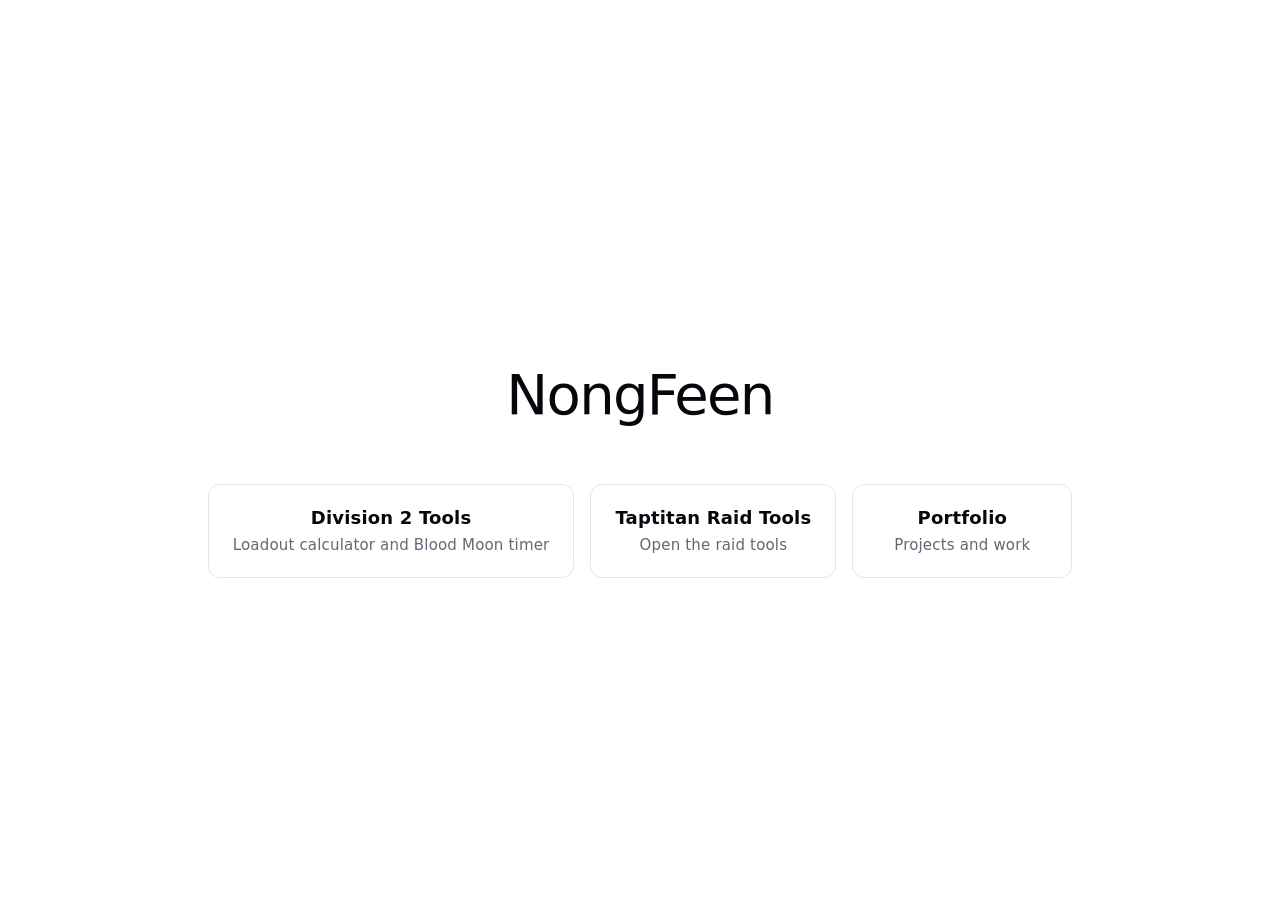
<file: index.html>
<!doctype html>
<html lang="en">
  <head>
    <meta charset="UTF-8" />
    <meta name="viewport" content="width=device-width, initial-scale=1.0" />
    <meta name="theme-color" content="#16171d" />
    <title>NongFeen</title>
    <style>
      :root {
        --text: #6b6375;
        --text-h: #08060d;
        --bg: #fff;
        --border: #e5e4e7;
        --code-bg: #f4f3ec;
        --accent: #aa3bff;
        --accent-bg: #aa3bff1a;
        --accent-border: #aa3bff80;
        --shadow: #0000001a 0 10px 15px -3px, #0000000d 0 4px 6px -2px;
        color-scheme: light dark;
        color: var(--text);
        background: var(--bg);
        font: 18px/1.45 system-ui, 'Segoe UI', Roboto, sans-serif;
        letter-spacing: 0.18px;
        font-synthesis: none;
        text-rendering: optimizeLegibility;
        -webkit-font-smoothing: antialiased;
        -moz-osx-font-smoothing: grayscale;
      }
      @media (prefers-color-scheme: dark) {
        :root {
          --text: #9ca3af;
          --text-h: #f3f4f6;
          --bg: #16171d;
          --border: #2e303a;
          --code-bg: #1f2028;
          --accent: #c084fc;
          --accent-bg: #c084fc26;
          --accent-border: #c084fc80;
          --shadow: #0006 0 10px 15px -3px, #00000040 0 4px 6px -2px;
        }
      }
      body {
        margin: 0;
        min-height: 100svh;
        display: flex;
        flex-direction: column;
        align-items: center;
        justify-content: center;
        gap: 16px;
        text-align: center;
        padding: 32px 20px;
        box-sizing: border-box;
      }
      h1 {
        color: var(--text-h);
        font-weight: 500;
        font-size: 56px;
        letter-spacing: -1.68px;
        margin: 32px 0;
      }
      p {
        margin: 0;
      }
      .cards {
        display: flex;
        flex-wrap: wrap;
        justify-content: center;
        gap: 16px;
        max-width: 900px;
      }
      .card {
        display: block;
        min-width: 220px;
        box-sizing: border-box;
        padding: 20px 24px;
        border: 1px solid var(--border);
        border-radius: 12px;
        color: var(--text);
        text-decoration: none;
        background: var(--bg);
        transition: border-color 0.2s, box-shadow 0.2s, transform 0.2s;
      }
      .card:hover,
      .card:focus-visible {
        border-color: var(--accent-border);
        box-shadow: var(--shadow);
        transform: translateY(-2px);
      }
      .card-title {
        display: block;
        color: var(--text-h);
        font-weight: 600;
      }
      .card-description {
        display: block;
        margin-top: 4px;
        font-size: 15px;
      }
      @media (max-width: 640px) {
        h1 {
          margin: 20px 0;
          font-size: 36px;
        }
        .cards {
          width: 100%;
        }
        .card {
          width: 100%;
          max-width: 400px;
        }
      }
    </style>
  </head>
  <body>
    <h1>NongFeen</h1>
    <nav class="cards" aria-label="My sites">
      <a class="card" href="/tools/division/">
        <span class="card-title">Division 2 Tools</span>
        <span class="card-description">Loadout calculator and Blood Moon timer</span>
      </a>
      <a class="card" href="https://feentoolsfrontend.onrender.com/" target="_blank" rel="noopener noreferrer">
        <span class="card-title">Taptitan Raid Tools</span>
        <span class="card-description">Open the raid tools</span>
      </a>
      <a class="card" href="/portfolio/">
        <span class="card-title">Portfolio</span>
        <span class="card-description">Projects and work</span>
      </a>
    </nav>
  </body>
</html>
</file>
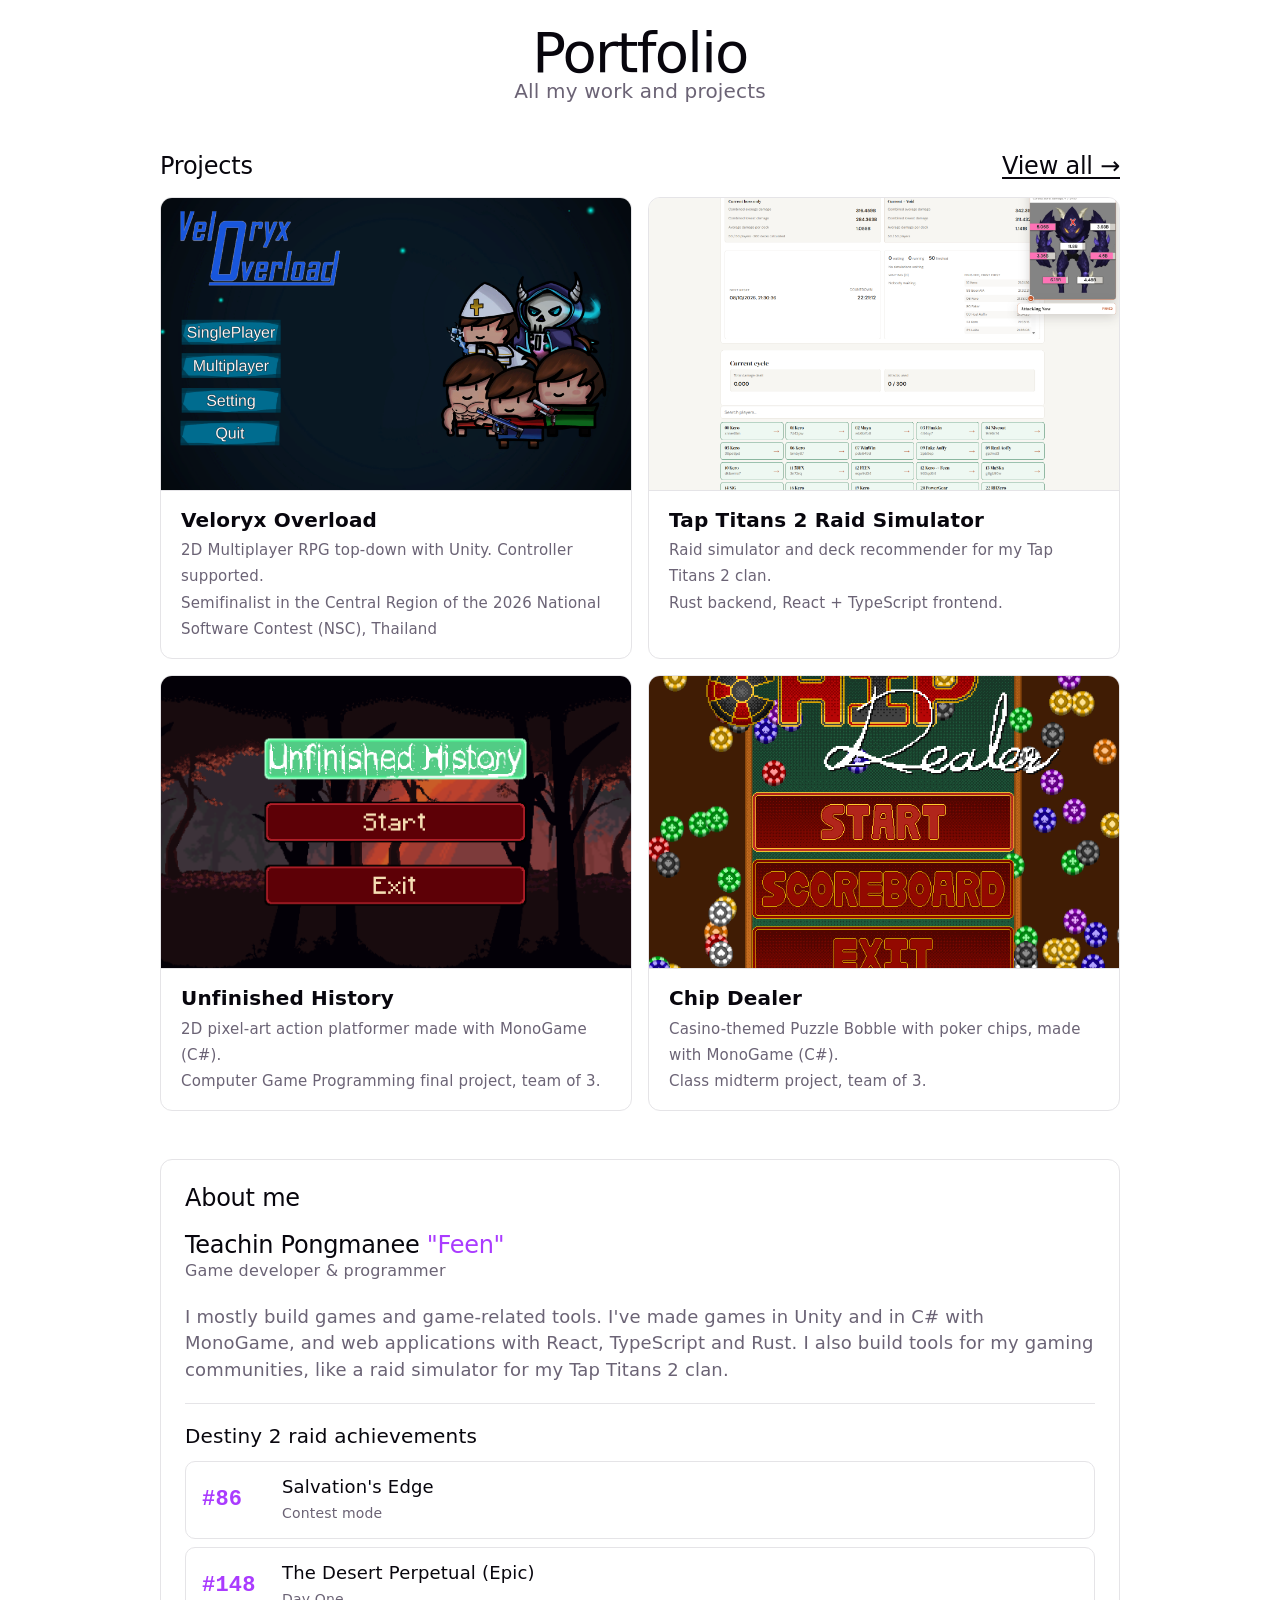
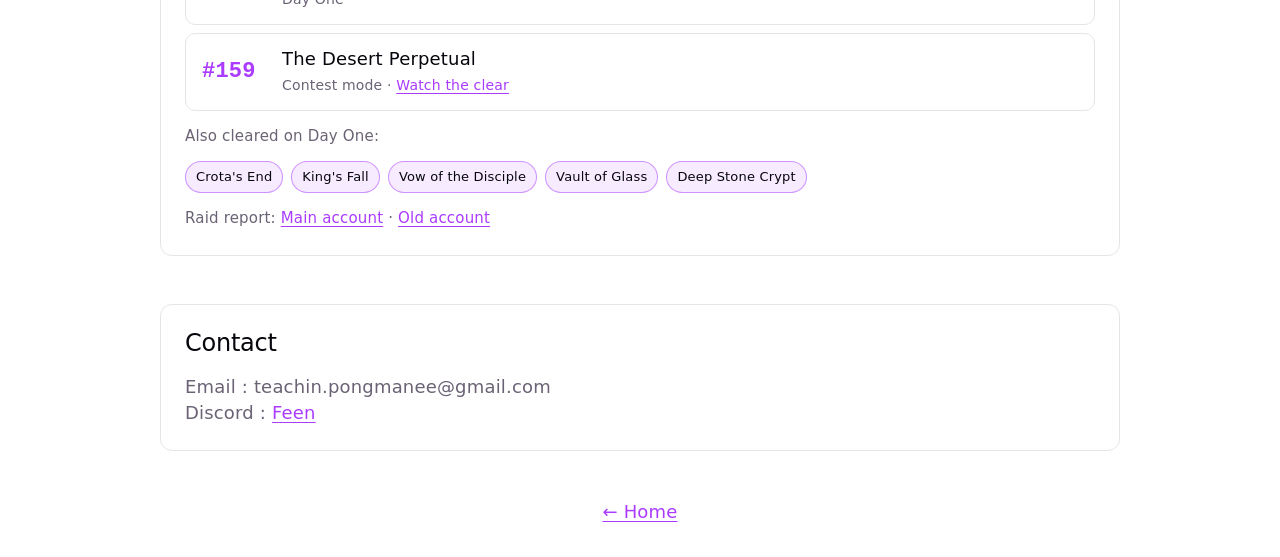
<file: portfolio/index.html>
<!doctype html>
<html lang="en">
  <head>
    <meta charset="UTF-8" />
    <meta name="viewport" content="width=device-width, initial-scale=1.0" />
    <meta name="theme-color" content="#16171d" />
    <meta name="description" content="NongFeen's portfolio and projects." />
    <title>Portfolio | Teachin Pongmanee</title>
    <link rel="stylesheet" href="styles.css?v=f660ddc" />
    <script src="projects.js?v=f660ddc" defer></script>
  </head>
  <body>
    <main class="portfolio">
      <header class="intro">
        <h1>Portfolio</h1>
        <p class="intro-copy">All my work and projects</p>
      </header>

      <section aria-labelledby="projects-heading">
        <div class="section-heading">
          <h2 id="projects-heading">Projects</h2>
          <a class="view-all" href="projects/">View all &rarr;</a>
        </div>
        <!-- Tiles come from projects.js (the ones marked featured: true). -->
        <div class="project-grid" data-projects="featured" data-root=""></div>
      </section>

      <section class="section about" aria-labelledby="about-heading">
        <h2 id="about-heading">About me</h2>

        <div>
          <p class="about-name">
            Teachin Pongmanee <span class="nickname">"Feen"</span>
          </p>
          <p class="about-role">Game developer &amp; programmer</p>
        </div>

        <p>
          I mostly build games and game-related tools. I've made games in Unity and
          in C# with MonoGame, and web applications with React, TypeScript and Rust.
          I also build tools for my gaming communities, like a raid simulator for my
          Tap Titans 2 clan.
        </p>

        <div class="about-block">
          <h3>Destiny 2 raid achievements</h3>
          <ul class="achievements">
            <li>
              <span class="rank">#86</span>
              <span class="achievement-text">
                Salvation's Edge
                <small>Contest mode</small>
              </span>
            </li>
            <li>
              <span class="rank">#148</span>
              <span class="achievement-text">
                The Desert Perpetual (Epic)
                <small>Day One</small>
              </span>
            </li>
            <li>
              <span class="rank">#159</span>
              <span class="achievement-text">
                The Desert Perpetual
                <small
                  >Contest mode &middot;
                  <a
                    href="https://youtu.be/0i_7IXLmhvc"
                    target="_blank"
                    rel="noopener noreferrer"
                    >Watch the clear</a
                  ></small
                >
              </span>
            </li>
          </ul>

          <p class="about-subtle">Also cleared on Day One:</p>
          <ul class="tags">
            <li>Crota's End</li>
            <li>King's Fall</li>
            <li>Vow of the Disciple</li>
            <li>Vault of Glass</li>
            <li>Deep Stone Crypt</li>
          </ul>

          <p class="about-links">
            Raid report:
            <a
              href="https://raidhub.io/profile/4611686018522440454"
              target="_blank"
              rel="noopener noreferrer"
              >Main account</a
            >
            &middot;
            <a
              href="https://raidhub.io/profile/4611686018488658551"
              target="_blank"
              rel="noopener noreferrer"
              >Old account</a
            >
          </p>
        </div>
      </section>

      <section class="section" aria-labelledby="contact-heading">
        <h2 id="contact-heading">Contact</h2>
        <p>Email : teachin.pongmanee@gmail.com</p>
        <p>
          Discord :
          <a
            href="https://discord.com/users/340845829260574721"
            target="_blank"
            rel="noopener noreferrer"
            >Feen</a
          >
        </p>
      </section>

      <footer>
        <a href="/">&larr; Home</a>
      </footer>
    </main>
  </body>
</html>
</file>
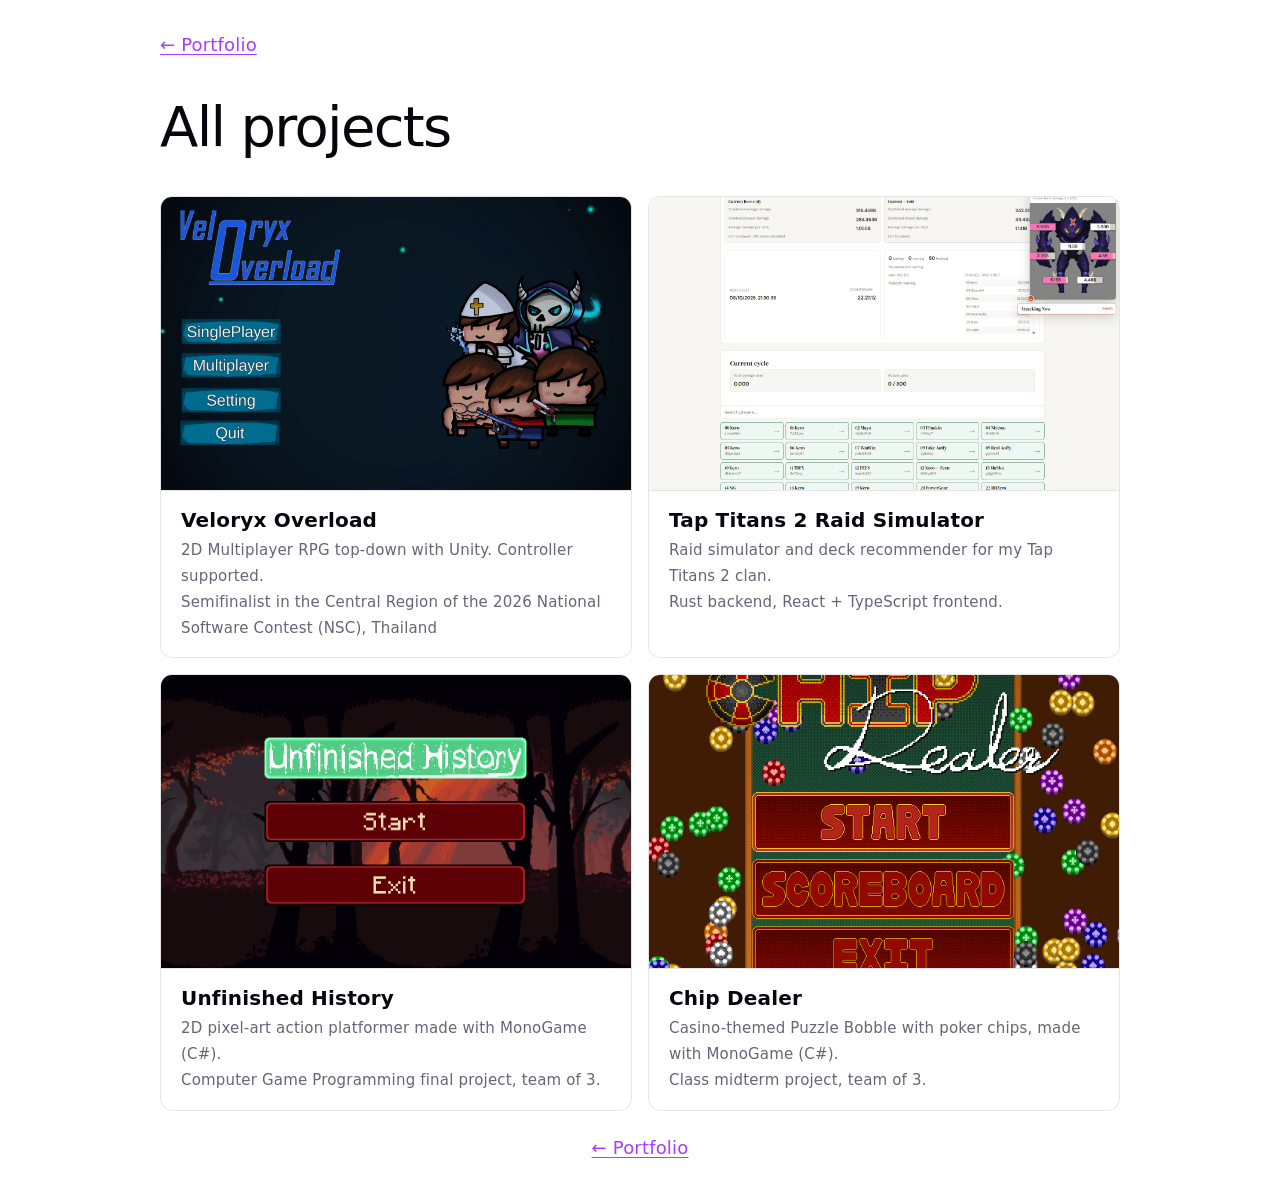
<file: portfolio/projects/index.html>
<!doctype html>
<html lang="en">
  <head>
    <meta charset="UTF-8" />
    <meta name="viewport" content="width=device-width, initial-scale=1.0" />
    <meta name="theme-color" content="#16171d" />
    <meta name="description" content="All projects by Teachin Pongmanee." />
    <title>All projects | Teachin Pongmanee</title>
    <link rel="stylesheet" href="../styles.css?v=f660ddc" />
    <script src="../projects.js?v=f660ddc" defer></script>
  </head>
  <body>
    <main class="portfolio project-page">
      <nav>
        <a href="../">&larr; Portfolio</a>
      </nav>

      <header>
        <h1>All projects</h1>
      </header>

      <!-- Tiles come from ../projects.js (every project in the list). -->
      <div class="project-grid" data-projects="all" data-root="../"></div>

      <footer>
        <a href="../">&larr; Portfolio</a>
      </footer>
    </main>
  </body>
</html>
</file>
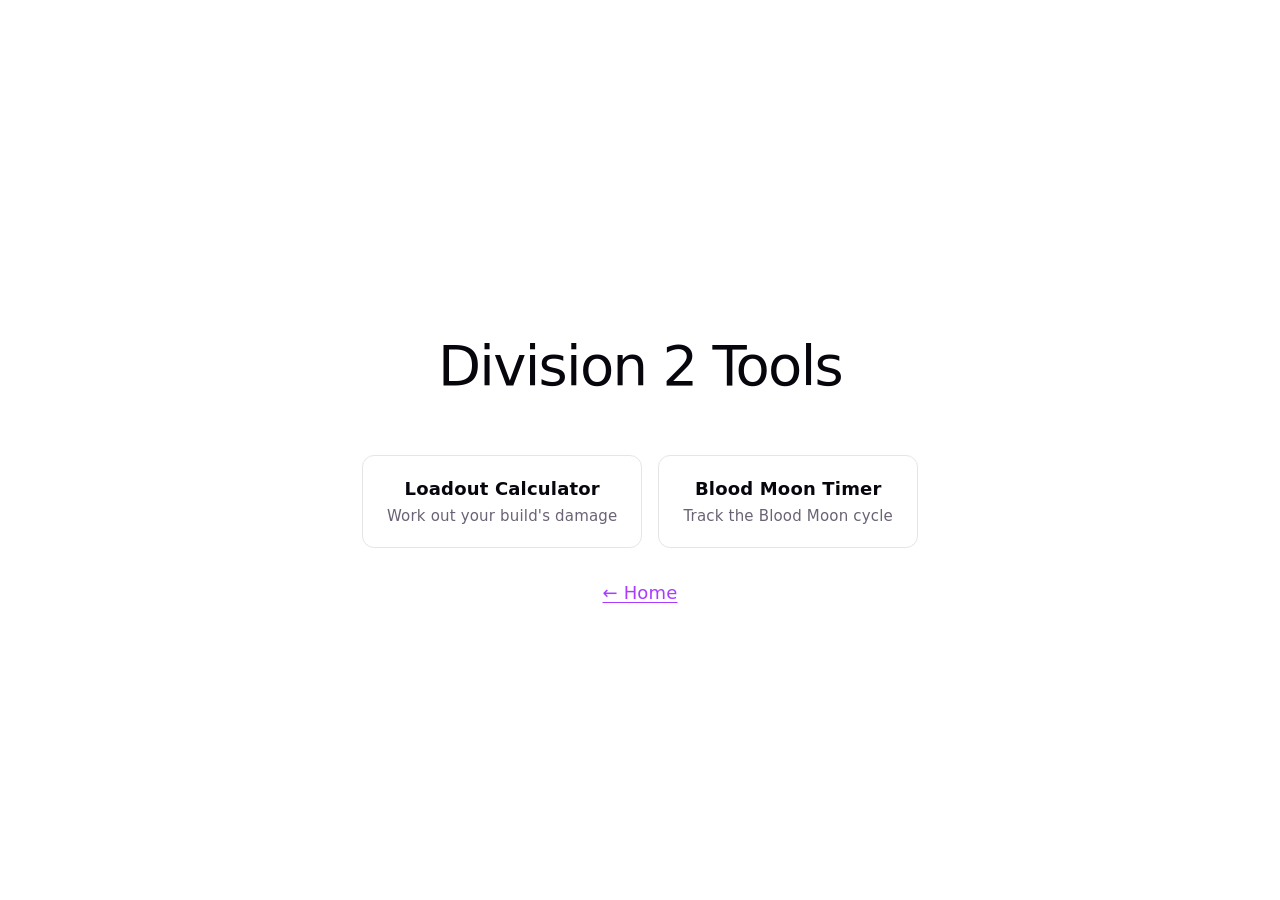
<file: tools/division/index.html>
<!doctype html>
<html lang="en">
  <head>
    <meta charset="UTF-8" />
    <meta name="viewport" content="width=device-width, initial-scale=1.0" />
    <meta name="theme-color" content="#16171d" />
    <title>Division 2 Tools</title>
    <style>
      :root {
        --text: #6b6375;
        --text-h: #08060d;
        --bg: #fff;
        --border: #e5e4e7;
        --accent: #aa3bff;
        --accent-border: #aa3bff80;
        --shadow: #0000001a 0 10px 15px -3px, #0000000d 0 4px 6px -2px;
        color-scheme: light dark;
        color: var(--text);
        background: var(--bg);
        font: 18px/1.45 system-ui, 'Segoe UI', Roboto, sans-serif;
        letter-spacing: 0.18px;
        font-synthesis: none;
        text-rendering: optimizeLegibility;
        -webkit-font-smoothing: antialiased;
        -moz-osx-font-smoothing: grayscale;
      }
      @media (prefers-color-scheme: dark) {
        :root {
          --text: #9ca3af;
          --text-h: #f3f4f6;
          --bg: #16171d;
          --border: #2e303a;
          --accent: #c084fc;
          --accent-border: #c084fc80;
          --shadow: #0006 0 10px 15px -3px, #00000040 0 4px 6px -2px;
        }
      }
      body {
        margin: 0;
        min-height: 100svh;
        display: flex;
        flex-direction: column;
        align-items: center;
        justify-content: center;
        gap: 16px;
        text-align: center;
        padding: 32px 20px;
        box-sizing: border-box;
      }
      h1 {
        color: var(--text-h);
        font-weight: 500;
        font-size: 56px;
        letter-spacing: -1.68px;
        margin: 32px 0;
      }
      p {
        margin: 0;
      }
      a {
        color: var(--accent);
        text-underline-offset: 3px;
      }
      .cards {
        display: flex;
        flex-wrap: wrap;
        justify-content: center;
        gap: 16px;
        max-width: 900px;
        margin-bottom: 16px;
      }
      .card {
        display: block;
        min-width: 220px;
        box-sizing: border-box;
        padding: 20px 24px;
        border: 1px solid var(--border);
        border-radius: 12px;
        color: var(--text);
        text-decoration: none;
        background: var(--bg);
        transition: border-color 0.2s, box-shadow 0.2s, transform 0.2s;
      }
      .card:hover,
      .card:focus-visible {
        border-color: var(--accent-border);
        box-shadow: var(--shadow);
        transform: translateY(-2px);
      }
      .card-title {
        display: block;
        color: var(--text-h);
        font-weight: 600;
      }
      .card-description {
        display: block;
        margin-top: 4px;
        font-size: 15px;
      }
      @media (max-width: 640px) {
        h1 {
          margin: 20px 0;
          font-size: 36px;
        }
        .cards {
          width: 100%;
        }
        .card {
          width: 100%;
          max-width: 400px;
        }
      }
    </style>
  </head>
  <body>
    <h1>Division 2 Tools</h1>
    <nav class="cards" aria-label="Division 2 tools">
      <a class="card" href="/tools/division/loadout/">
        <span class="card-title">Loadout Calculator</span>
        <span class="card-description">Work out your build's damage</span>
      </a>
      <a class="card" href="/tools/division/bloodmoontimer/">
        <span class="card-title">Blood Moon Timer</span>
        <span class="card-description">Track the Blood Moon cycle</span>
      </a>
    </nav>
    <p><a href="/">&larr; Home</a></p>
  </body>
</html>
</file>
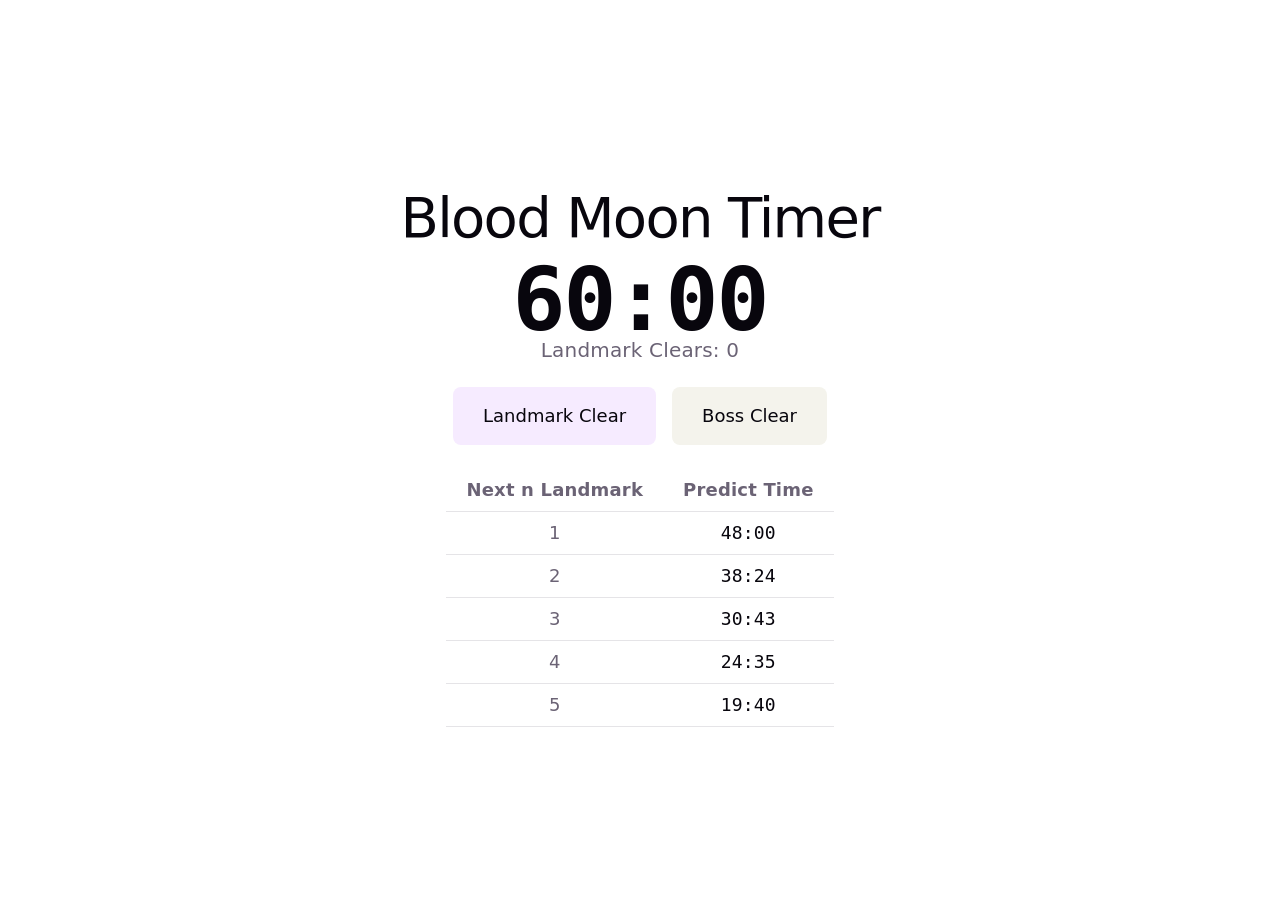
<file: tools/division/bloodmoontimer/index.html>
<!doctype html>
<html lang="en">
  <head>
    <meta charset="UTF-8" />
    <link rel="icon" type="image/svg+xml" href="favicon.svg" />
    <meta name="viewport" content="width=device-width, initial-scale=1.0" />
    <title>Blood Moon Timer</title>
    <script type="module" crossorigin src="/tools/division/bloodmoontimer/assets/index-CQ1rCEW0.js"></script>
    <link rel="stylesheet" crossorigin href="/tools/division/bloodmoontimer/assets/index-Cke-gy5A.css">
  </head>
  <body>
    <div id="root"></div>
  </body>
</html>
</file>
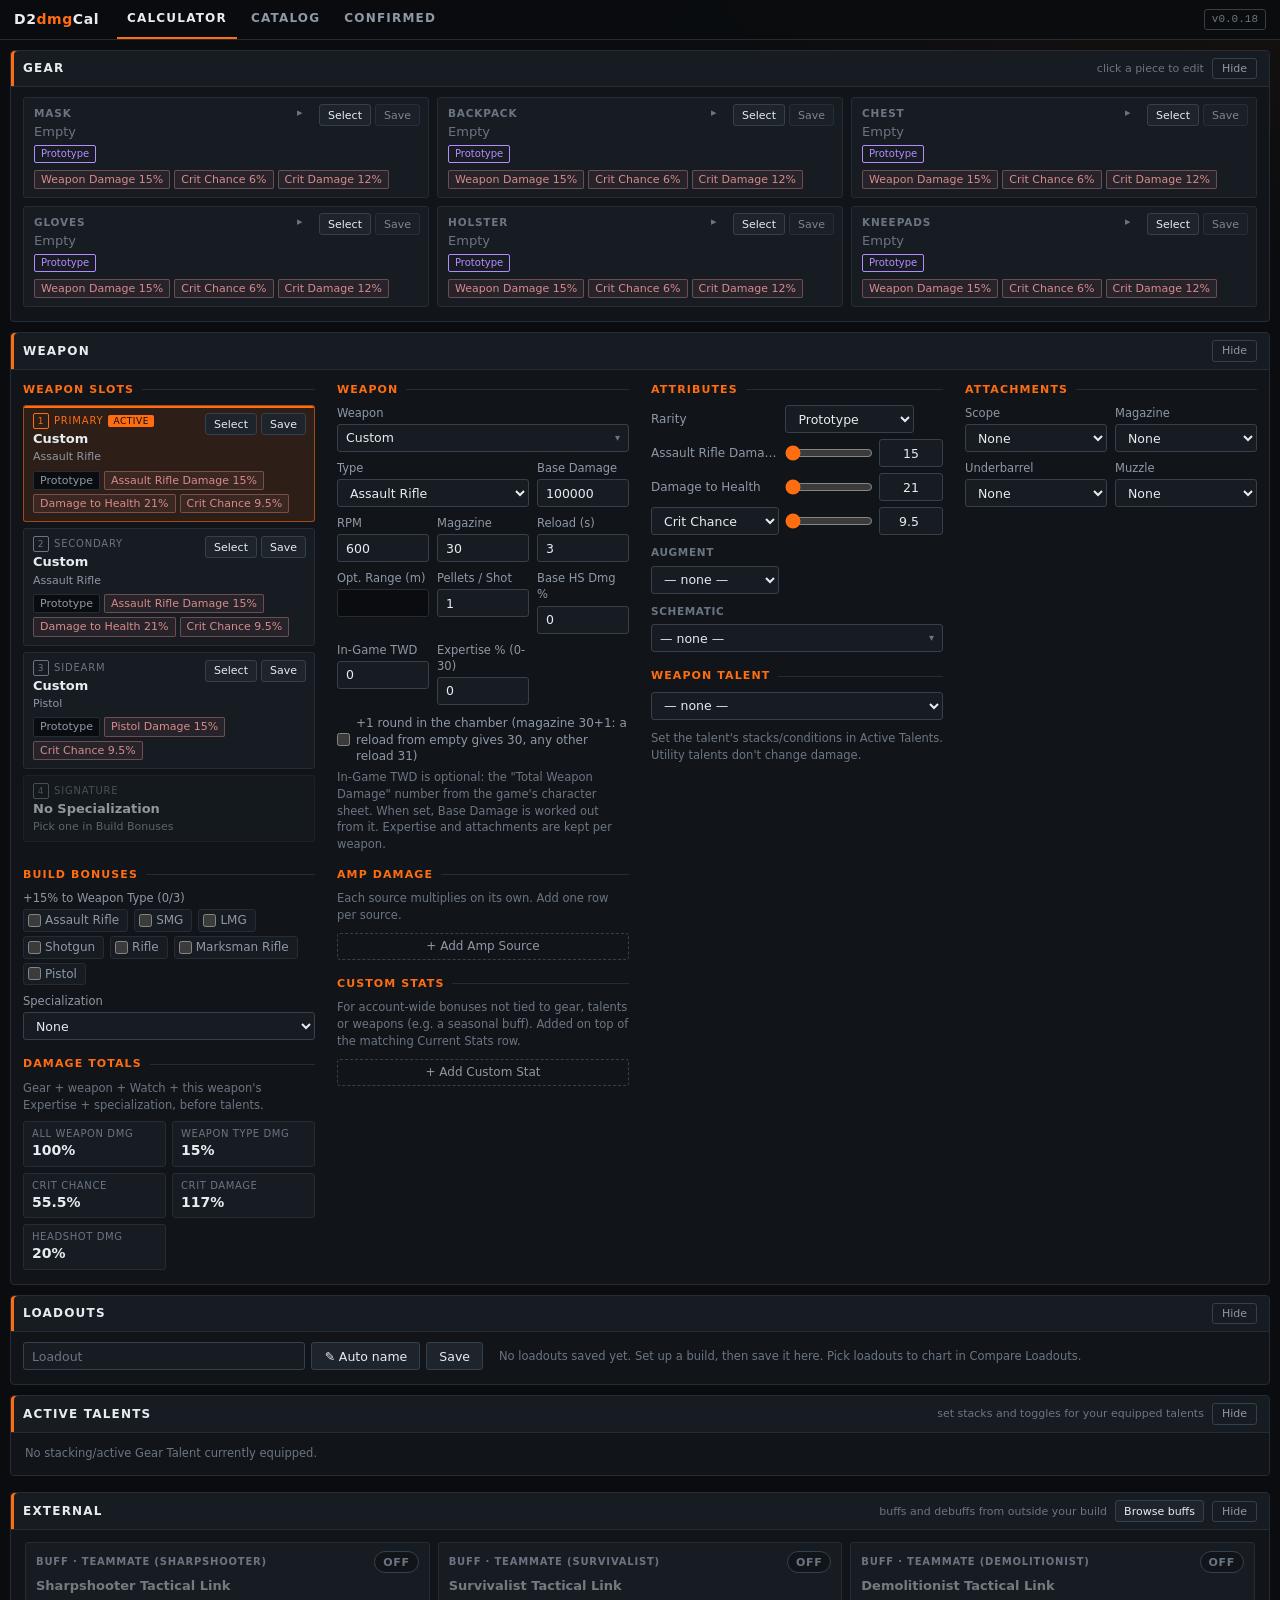
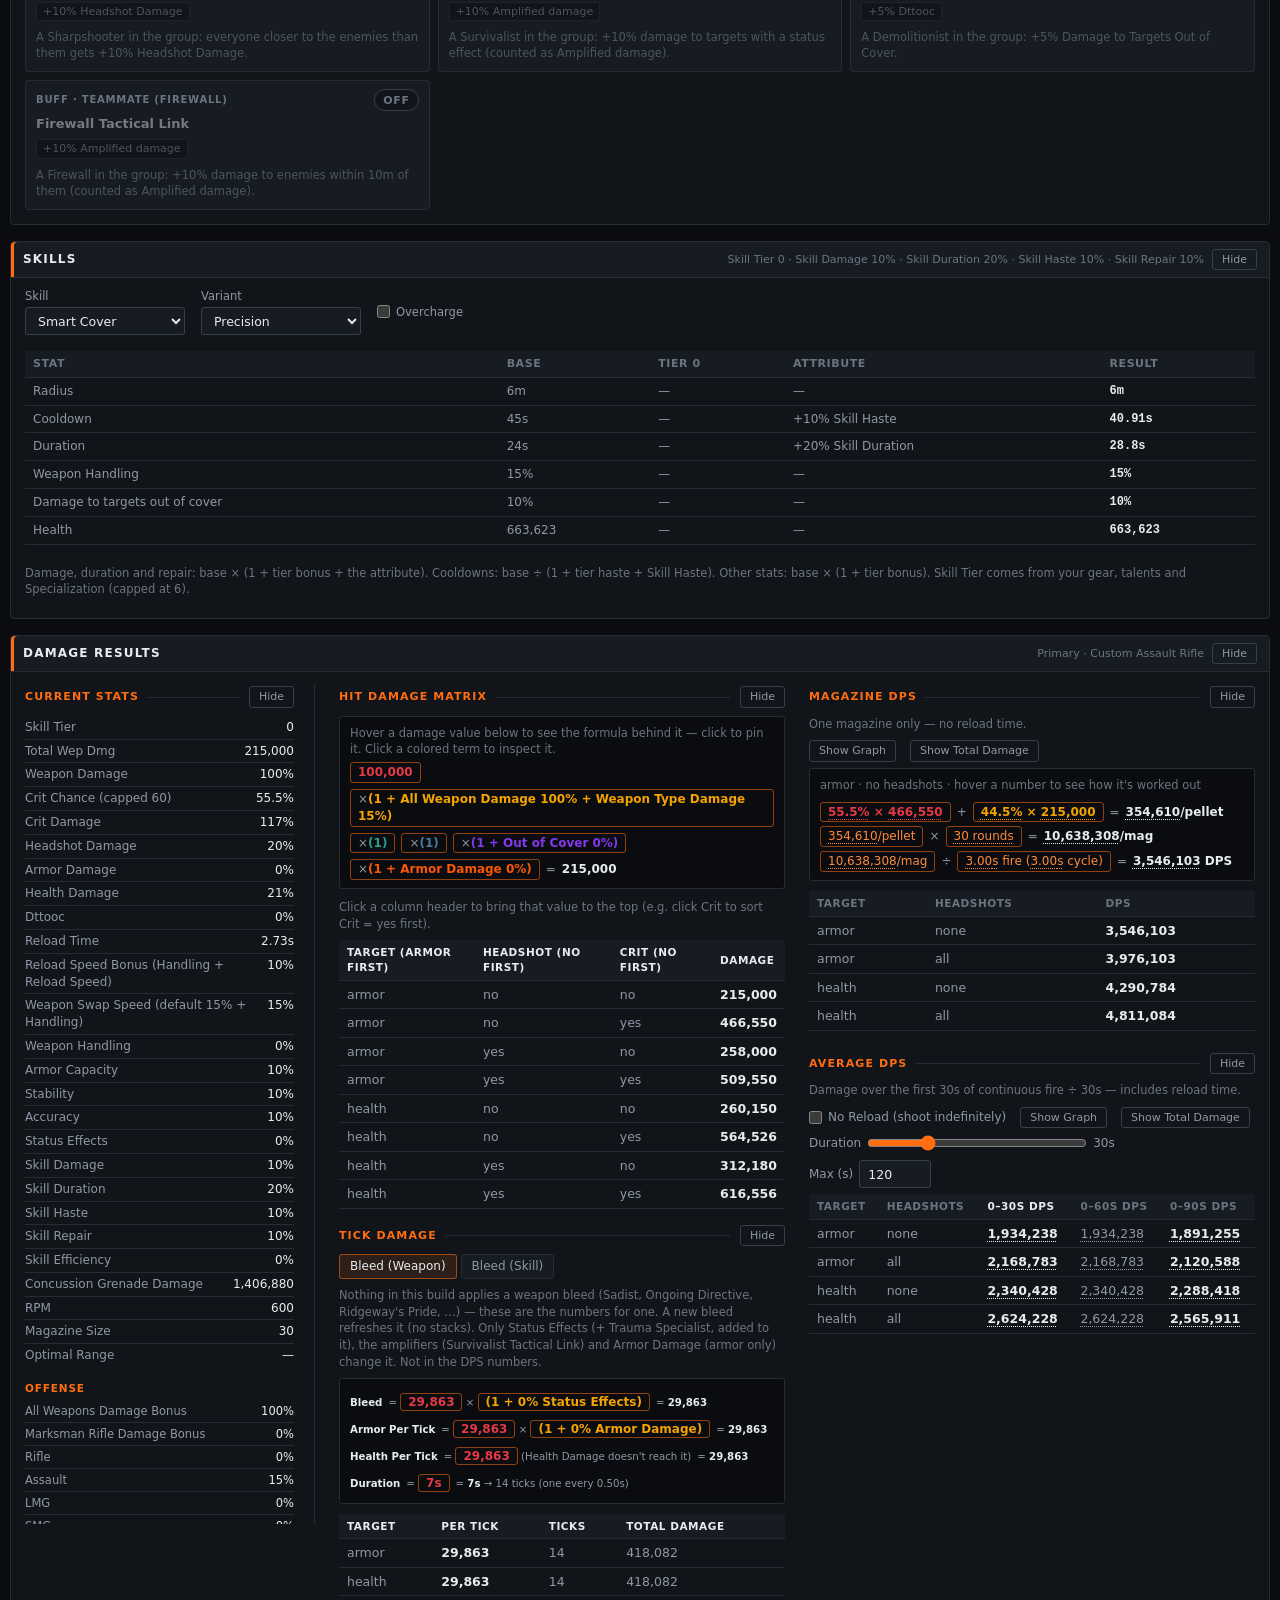
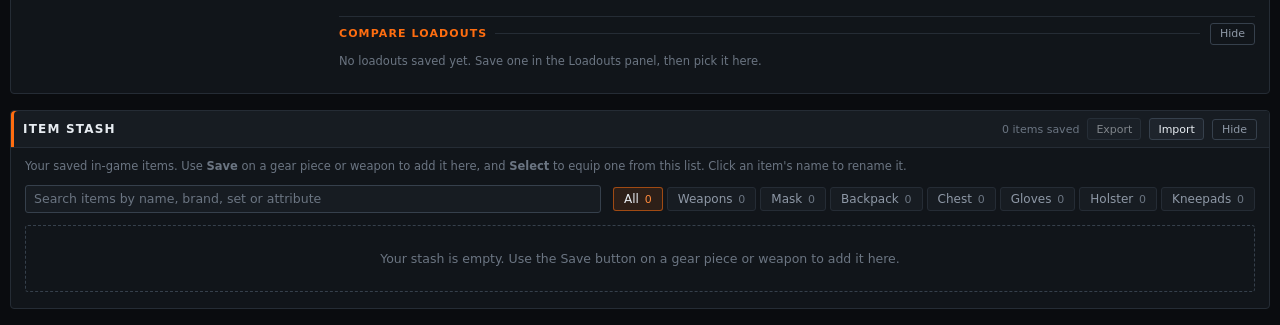
<file: tools/division/loadout/index.html>
<!doctype html>
<html lang="en">
  <head>
    <meta charset="UTF-8" />
    <link rel="icon" type="image/svg+xml" href="favicon.svg" />
    <meta name="viewport" content="width=device-width, initial-scale=1.0" />
    <title>D2dmgCal · Division 2 Damage Calculator</title>
    <script type="module" crossorigin src="/tools/division/loadout/assets/index-DHnYdlEG.js"></script>
    <link rel="modulepreload" crossorigin href="/tools/division/loadout/assets/rolldown-runtime-hePW80VL.js">
    <link rel="modulepreload" crossorigin href="/tools/division/loadout/assets/vendor-CDnzxzc-.js">
    <link rel="modulepreload" crossorigin href="/tools/division/loadout/assets/game-data-DXLqIqVg.js">
    <link rel="stylesheet" crossorigin href="/tools/division/loadout/assets/index-BRdGU22q.css">
  </head>
  <body>
    <div id="root"></div>
  </body>
</html>
</file>
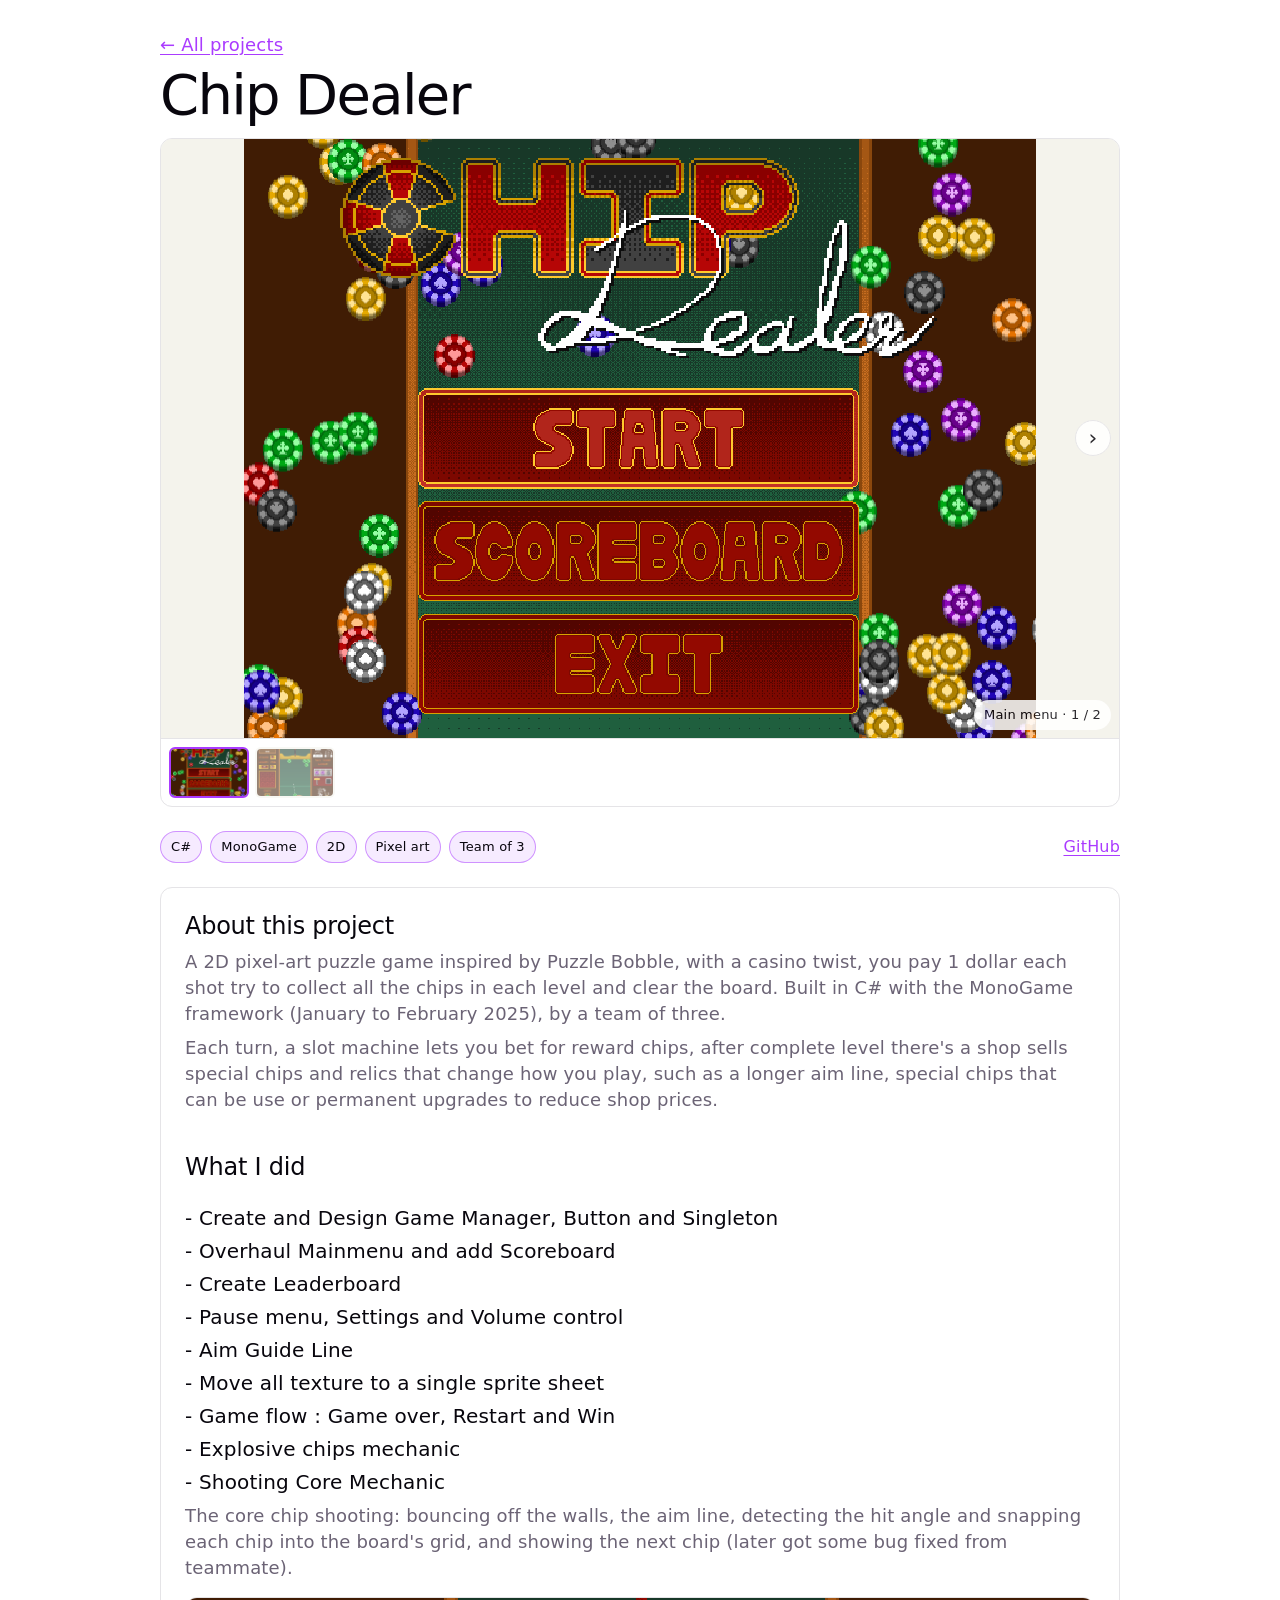
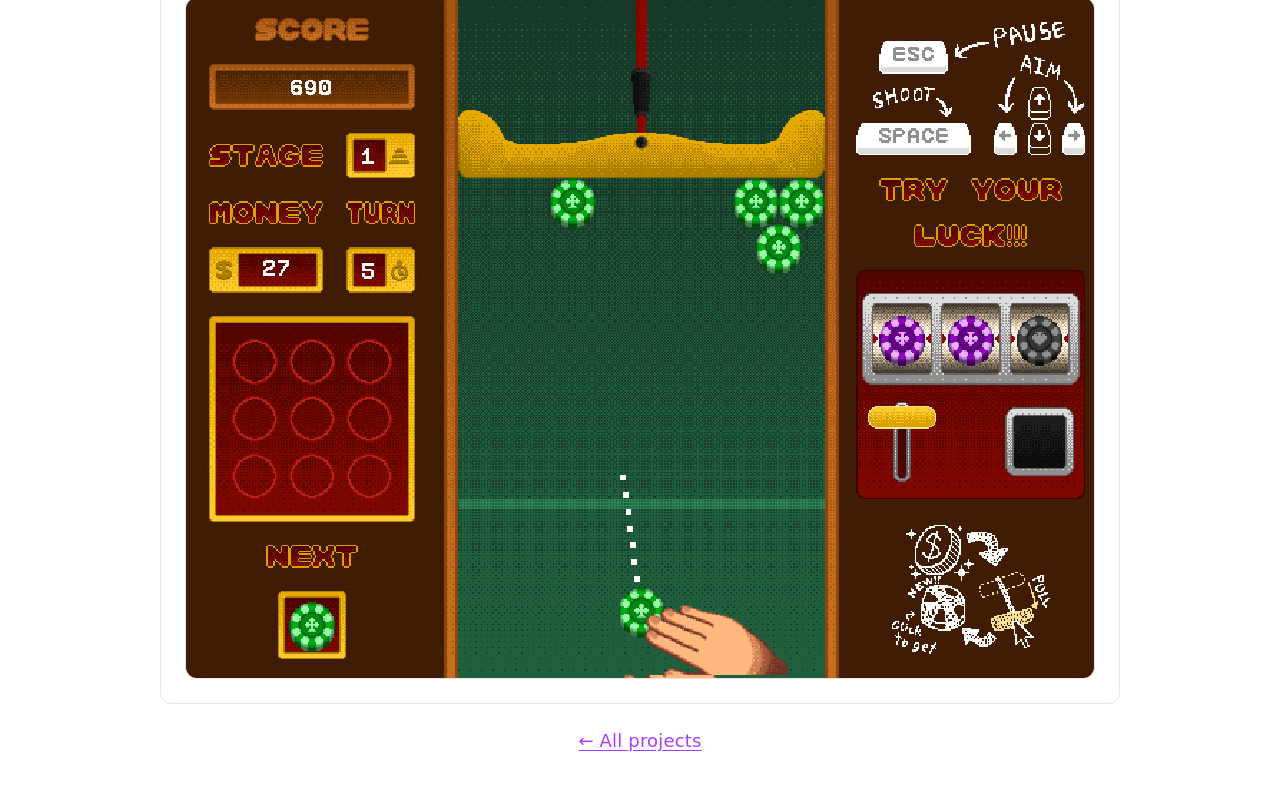
<file: portfolio/projects/chip-dealer.html>
<!doctype html>
<html lang="en">
  <head>
    <meta charset="UTF-8" />
    <meta name="viewport" content="width=device-width, initial-scale=1.0" />
    <meta name="theme-color" content="#16171d" />
    <meta
      name="description"
      content="Chip Dealer, a casino-themed puzzle game, a project by Teachin Pongmanee."
    />
    <title>Chip Dealer | Teachin Pongmanee</title>
    <!-- This page lives in projects/, so shared files are one folder up (../). -->
    <link rel="stylesheet" href="../styles.css?v=f660ddc" />
    <script src="../gallery.js?v=f660ddc" defer></script>
  </head>
  <body>
    <main class="portfolio project-page">
      <nav>
        <a href="./">&larr; All projects</a>
      </nav>

      <header class="project-header">
        <h1>Chip Dealer</h1>
      </header>

      <!--
        One <img> per screenshot. The alt text is shown as the caption.
        Thumbnails are made automatically by gallery.js.
        class="pixel-art" keeps small pixel-art screenshots sharp when enlarged.
      -->
      <div class="project-media">
        <div class="gallery">
          <img
            class="pixel-art"
            src="../images/ChipDealer/Menu.png"
            alt="Main menu"
            loading="lazy"
          />
          <img
            class="pixel-art"
            src="../images/ChipDealer/GamePlay.png"
            alt="Gameplay"
            loading="lazy"
          />
        </div>
      </div>

      <div class="project-meta">
        <ul class="tags">
          <li>C#</li>
          <li>MonoGame</li>
          <li>2D</li>
          <li>Pixel art</li>
          <li>Team of 3</li>
        </ul>
        <div class="project-links">
          <a
            href="https://github.com/nlalert/Chip-Dealer"
            target="_blank"
            rel="noopener noreferrer"
            >GitHub</a
          >
        </div>
      </div>

      <section class="section project-about" aria-labelledby="details-heading">
        <div class="about-intro">
          <h2 id="details-heading">About this project</h2>
          <p>
            A 2D pixel-art puzzle game inspired by Puzzle Bobble, with a casino
            twist, you pay 1 dollar each shot try to collect all the chips in
            each level and clear the board. Built in C# with the MonoGame
            framework (January to February 2025), by a team of three.
          </p>
          <p>
            Each turn, a slot machine lets you bet for reward chips, after
            complete level there's a shop sells special chips and relics that
            change how you play, such as a longer aim line, special chips that
            can be use or permanent upgrades to reduce shop prices.
          </p>
        </div>

        <!-- Images with data-zoom open full size when clicked. -->
        <div class="feature">
          <h2>What I did</h2>
          <h3>- Create and Design Game Manager, Button and Singleton</h3>
          <h3>- Overhaul Mainmenu and add Scoreboard</h3>
          <h3>- Create Leaderboard</h3>
          <h3>- Pause menu, Settings and Volume control</h3>
          <h3>- Aim Guide Line</h3>
          <h3>- Move all texture to a single sprite sheet</h3>
          <h3>- Game flow : Game over, Restart and Win</h3>
          <h3>- Explosive chips mechanic</h3>
          <h3>- Shooting Core Mechanic</h3>
          <p>
            The core chip shooting: bouncing off the walls, the aim line,
            detecting the hit angle and snapping each chip into the board's
            grid, and showing the next chip (later got some bug fixed from
            teammate).
          </p>
          <figure class="feature-figure">
            <img
              class="pixel-art"
              src="../images/ChipDealer/GamePlay.png"
              alt="Aiming a chip with the guide line"
              loading="lazy"
              data-zoom
            />
          </figure>
        </div>
      </section>
      <footer>
        <a href="./">&larr; All projects</a>
      </footer>
    </main>
  </body>
</html>
</file>
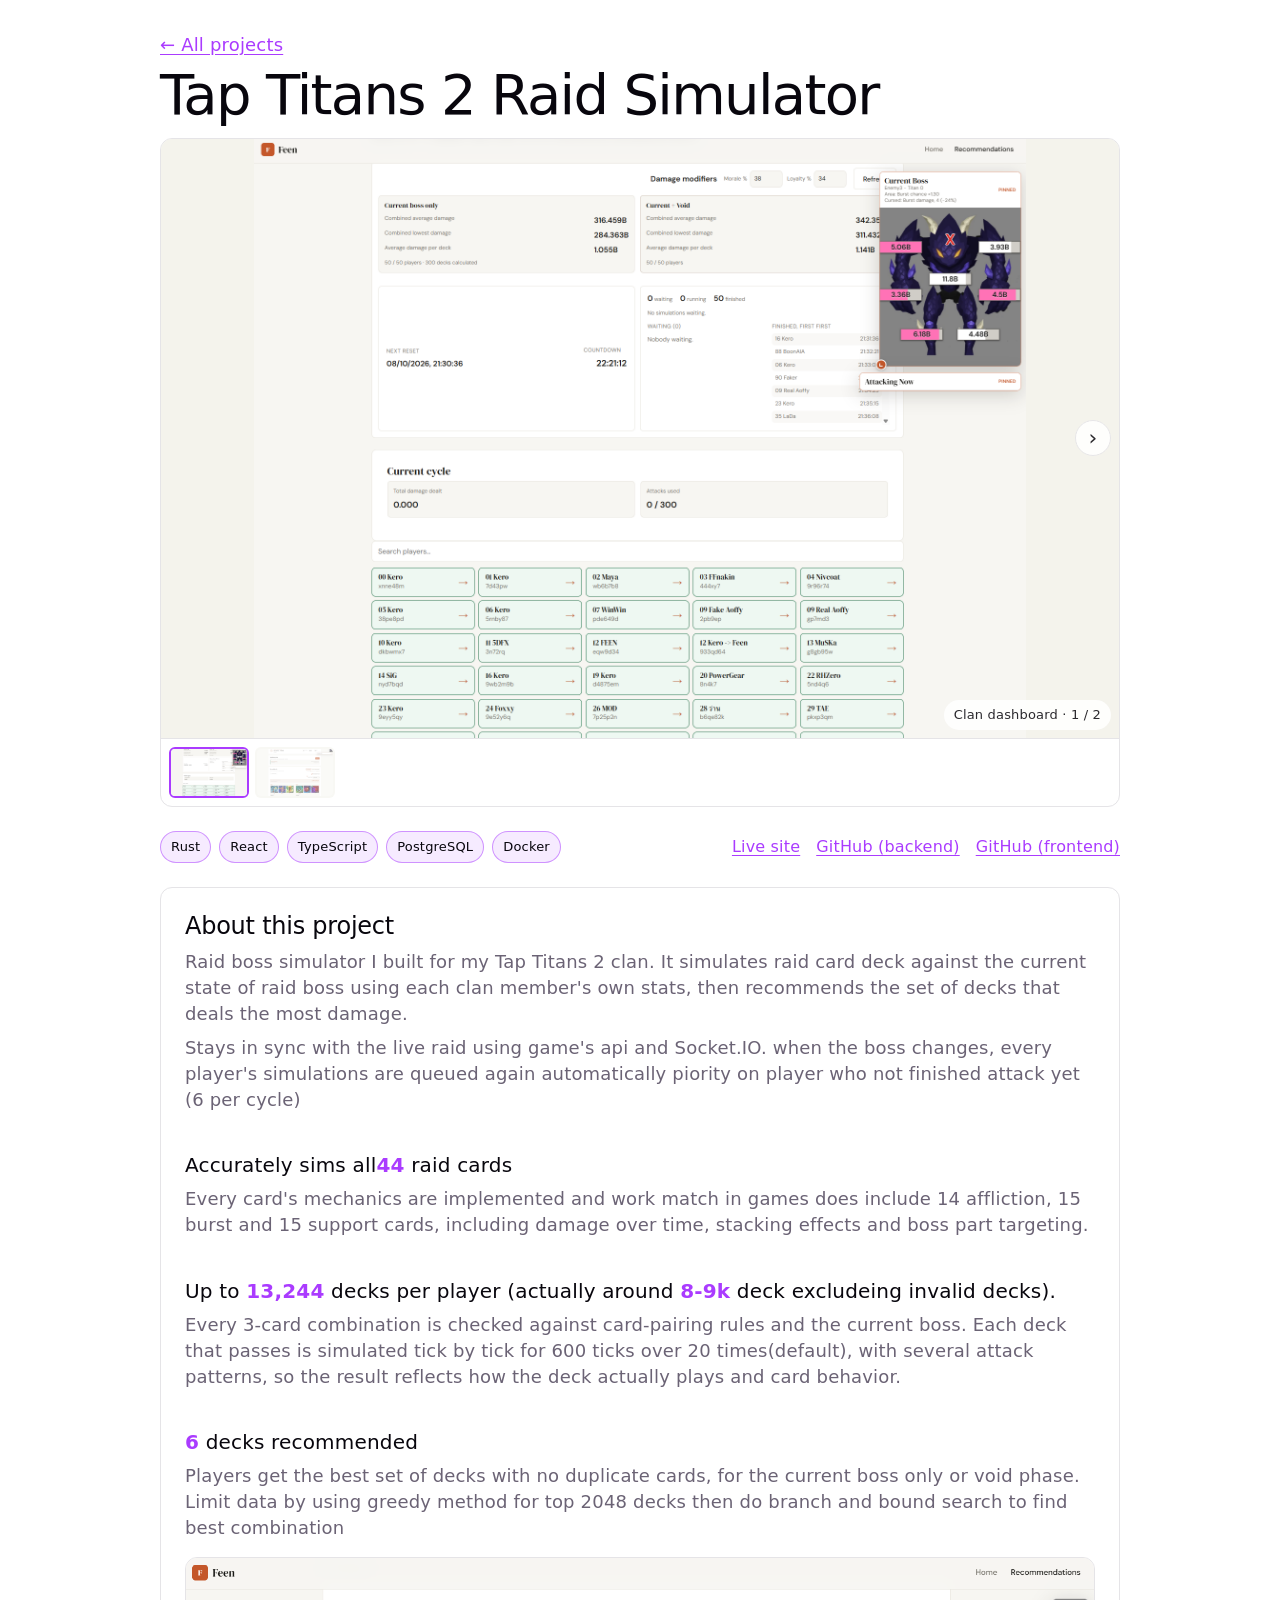
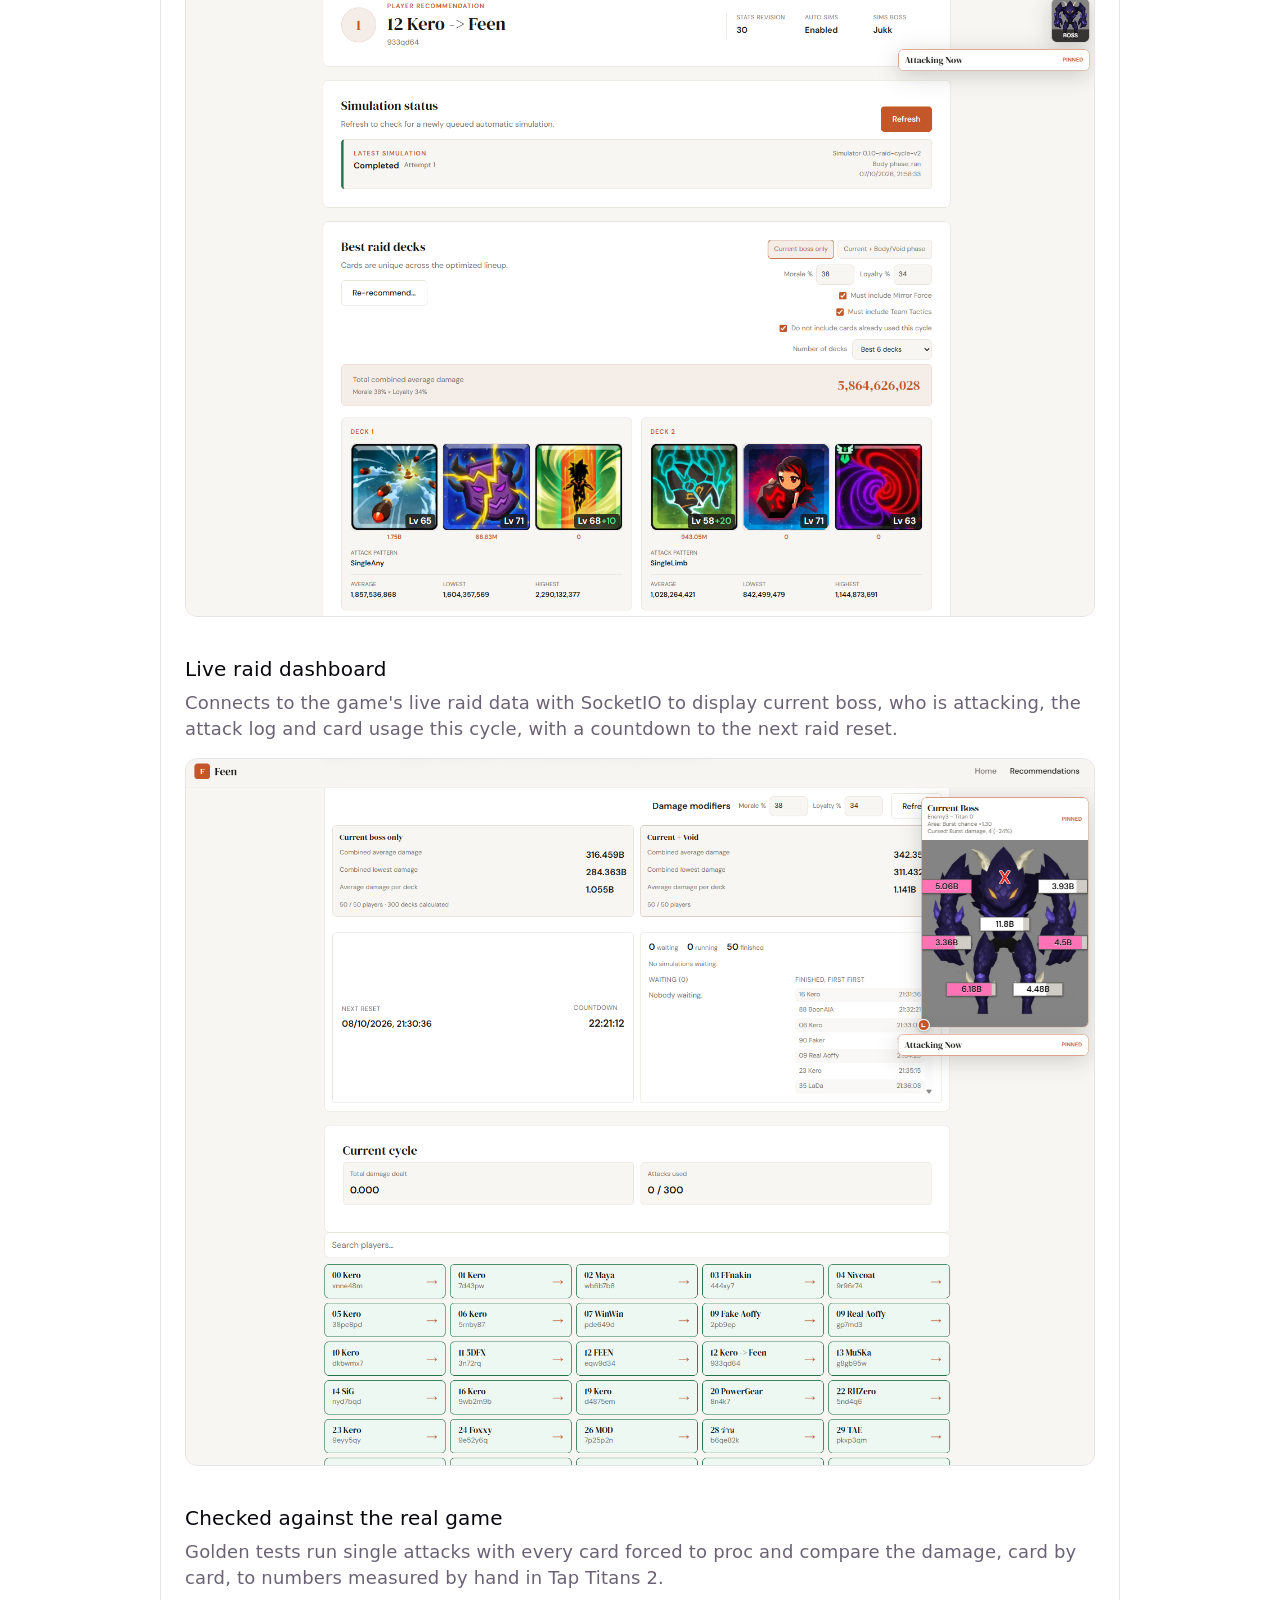
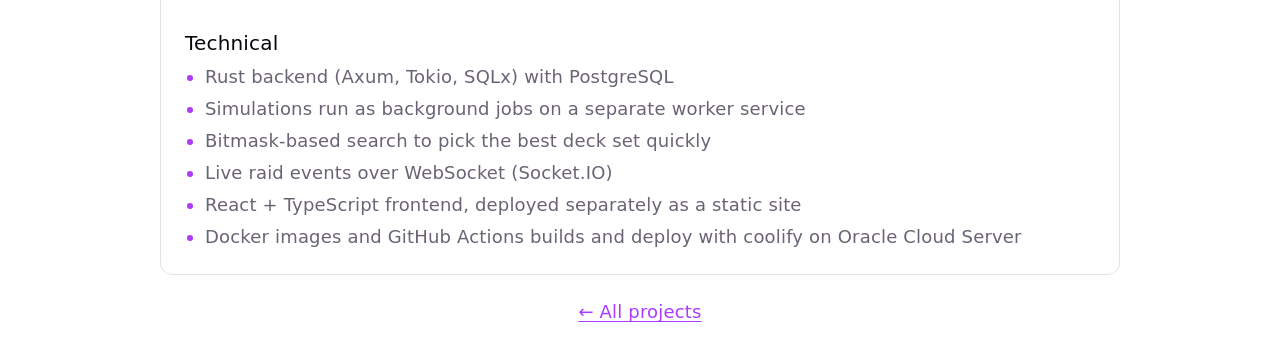
<file: portfolio/projects/taptitan-raid-sims.html>
<!doctype html>
<html lang="en">
  <head>
    <meta charset="UTF-8" />
    <meta name="viewport" content="width=device-width, initial-scale=1.0" />
    <meta name="theme-color" content="#16171d" />
    <meta
      name="description"
      content="Tap Titans 2 raid simulator and deck recommender, a project by Teachin Pongmanee."
    />
    <title>Tap Titans 2 Raid Simulator | Teachin Pongmanee</title>
    <!-- This page lives in projects/, so shared files are one folder up (../). -->
    <link rel="stylesheet" href="../styles.css?v=f660ddc" />
    <script src="../gallery.js?v=f660ddc" defer></script>
  </head>
  <body>
    <main class="portfolio project-page">
      <nav>
        <a href="./">&larr; All projects</a>
      </nav>

      <header class="project-header">
        <h1>Tap Titans 2 Raid Simulator</h1>
      </header>

      <!--
        One <img> per screenshot. The alt text is shown as the caption.
        Thumbnails are made automatically by gallery.js.
      -->
      <div class="project-media">
        <div class="gallery">
          <img
            src="../images/TT2Sims/Dashboard..png"
            alt="Clan dashboard"
            loading="lazy"
          />
          <img
            src="../images/TT2Sims/PlayerView.png"
            alt="Deck recommendations for a player"
            loading="lazy"
          />
        </div>
      </div>

      <div class="project-meta">
        <ul class="tags">
          <li>Rust</li>
          <li>React</li>
          <li>TypeScript</li>
          <li>PostgreSQL</li>
          <li>Docker</li>
        </ul>
        <div class="project-links">
          <a
            href="https://feentoolsfrontend.onrender.com/"
            target="_blank"
            rel="noopener noreferrer"
            >Live site</a
          >
          <a
            href="https://github.com/NongFeen/TapTitan2RaidSims"
            target="_blank"
            rel="noopener noreferrer"
            >GitHub (backend)</a
          >
          <a
            href="https://github.com/NongFeen/FeenToolsFrontend"
            target="_blank"
            rel="noopener noreferrer"
            >GitHub (frontend)</a
          >
        </div>
      </div>

      <section class="section project-about" aria-labelledby="details-heading">
        <div class="about-intro">
          <h2 id="details-heading">About this project</h2>
          <p>
            Raid boss simulator I built for my Tap Titans 2 clan. It simulates
            raid card deck against the current state of raid boss using each
            clan member's own stats, then recommends the set of decks that deals
            the most damage.
          </p>
          <p>
            Stays in sync with the live raid using game's api and Socket.IO.
            when the boss changes, every player's simulations are queued again
            automatically piority on player who not finished attack yet (6 per
            cycle)
          </p>
        </div>

        <!-- Images with data-zoom open full size when clicked. -->
        <div class="feature">
          <h3>Accurately sims all<span class="stat">44</span> raid cards</h3>
          <p>
            Every card's mechanics are implemented and work match in games does
            include 14 affliction, 15 burst and 15 support cards, including
            damage over time, stacking effects and boss part targeting.
          </p>
        </div>

        <div class="feature">
          <h3>
            Up to <span class="stat">13,244</span> decks per player (actually
            around <span class="stat">8-9k</span> deck excludeing invalid
            decks).
          </h3>
          <p>
            Every 3-card combination is checked against card-pairing rules and
            the current boss. Each deck that passes is simulated tick by tick
            for 600 ticks over 20 times(default), with several attack patterns,
            so the result reflects how the deck actually plays and card
            behavior.
          </p>
        </div>

        <div class="feature">
          <h3><span class="stat">6</span> decks recommended</h3>
          <p>
            Players get the best set of decks with no duplicate cards, for the
            current boss only or void phase. Limit data by using greedy method
            for top 2048 decks then do branch and bound search to find best
            combination
          </p>
          <figure class="feature-figure">
            <img
              src="../images/TT2Sims/PlayerView.png"
              alt="Recommended decks for a player"
              loading="lazy"
              data-zoom
            />
          </figure>
        </div>

        <div class="feature">
          <h3>Live raid dashboard</h3>
          <p>
            Connects to the game's live raid data with SocketIO to display
            current boss, who is attacking, the attack log and card usage this
            cycle, with a countdown to the next raid reset.
          </p>
          <figure class="feature-figure">
            <img
              src="../images/TT2Sims/Dashboard..png"
              alt="Live raid dashboard"
              loading="lazy"
              data-zoom
            />
          </figure>
        </div>

        <div class="feature">
          <h3>Checked against the real game</h3>
          <p>
            Golden tests run single attacks with every card forced to proc and
            compare the damage, card by card, to numbers measured by hand in Tap
            Titans 2.
          </p>
        </div>

        <div class="feature">
          <h3>Technical</h3>
          <ul class="highlights">
            <li>Rust backend (Axum, Tokio, SQLx) with PostgreSQL</li>
            <li>
              Simulations run as background jobs on a separate worker service
            </li>
            <li>Bitmask-based search to pick the best deck set quickly</li>
            <li>Live raid events over WebSocket (Socket.IO)</li>
            <li>
              React + TypeScript frontend, deployed separately as a static site
            </li>
            <li>
              Docker images and GitHub Actions builds and deploy with coolify on
              Oracle Cloud Server
            </li>
          </ul>
        </div>
      </section>
      <footer>
        <a href="./">&larr; All projects</a>
      </footer>
    </main>
  </body>
</html>
</file>
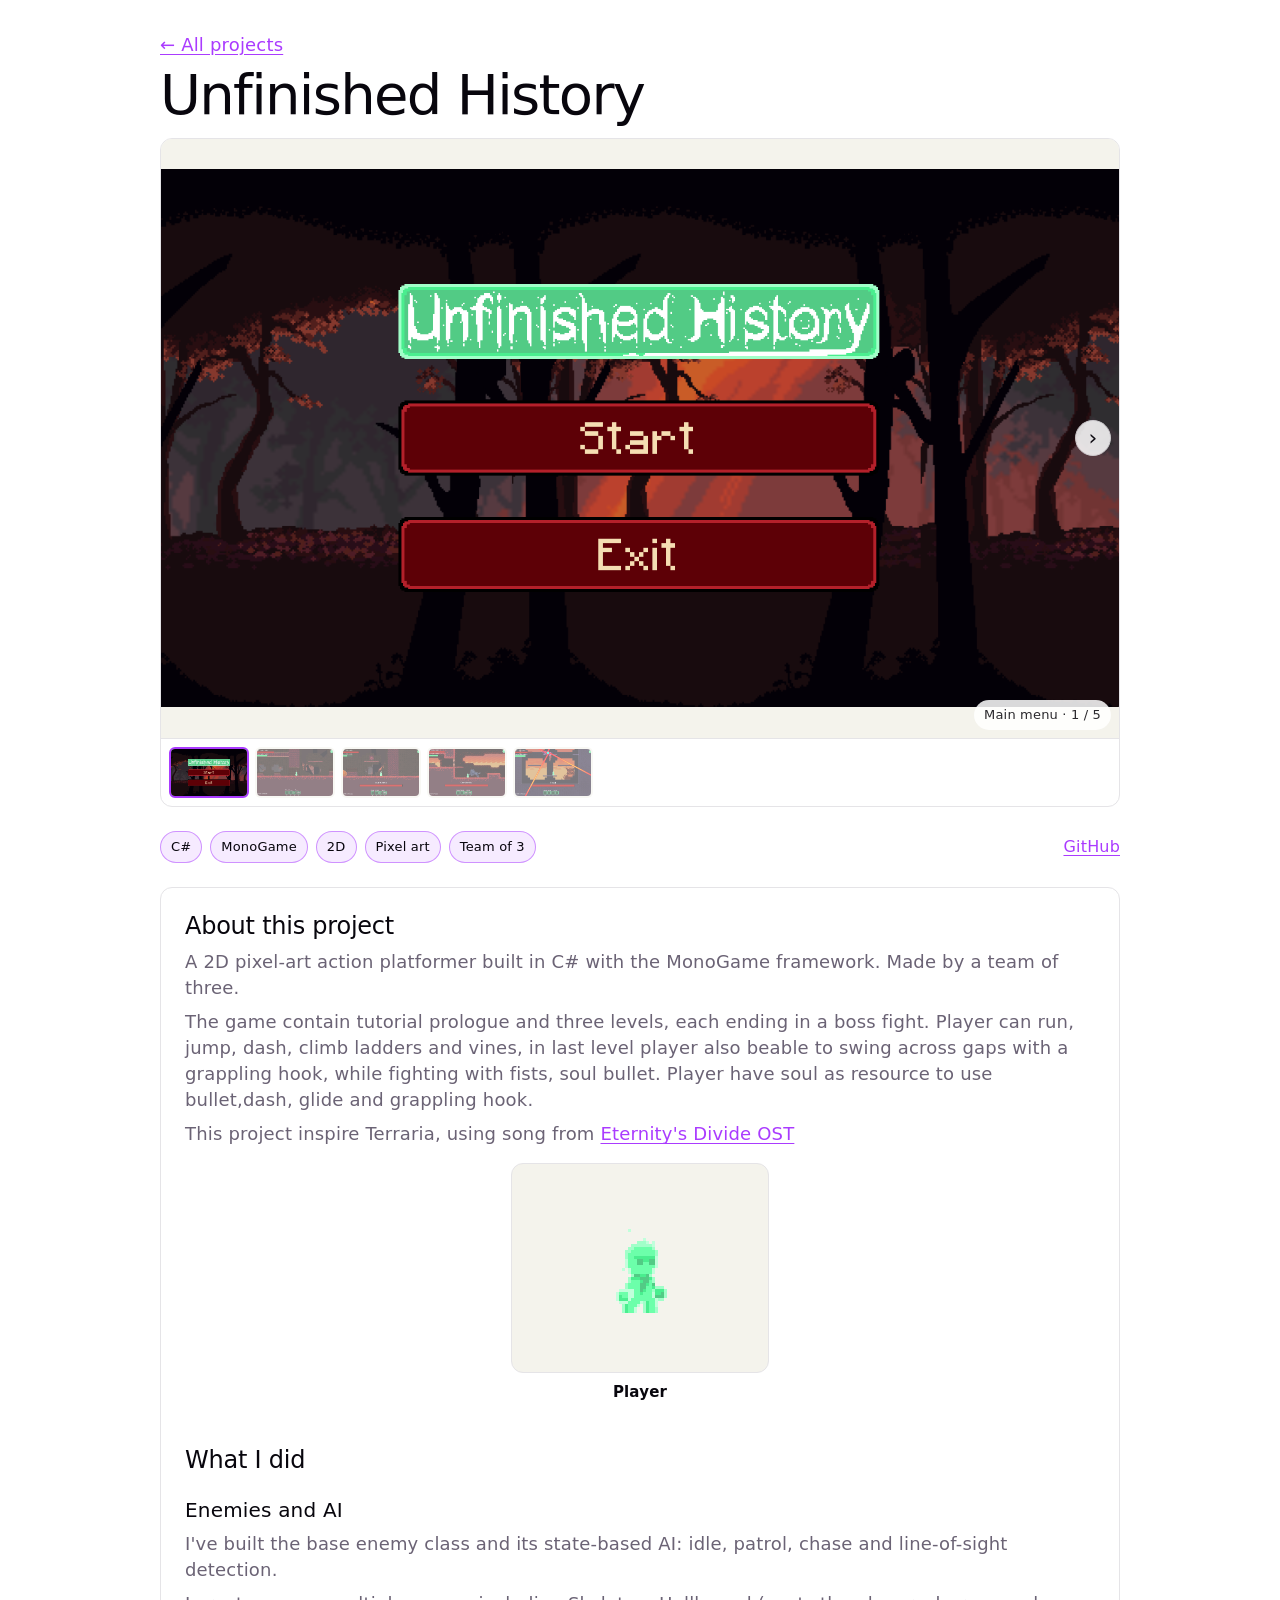
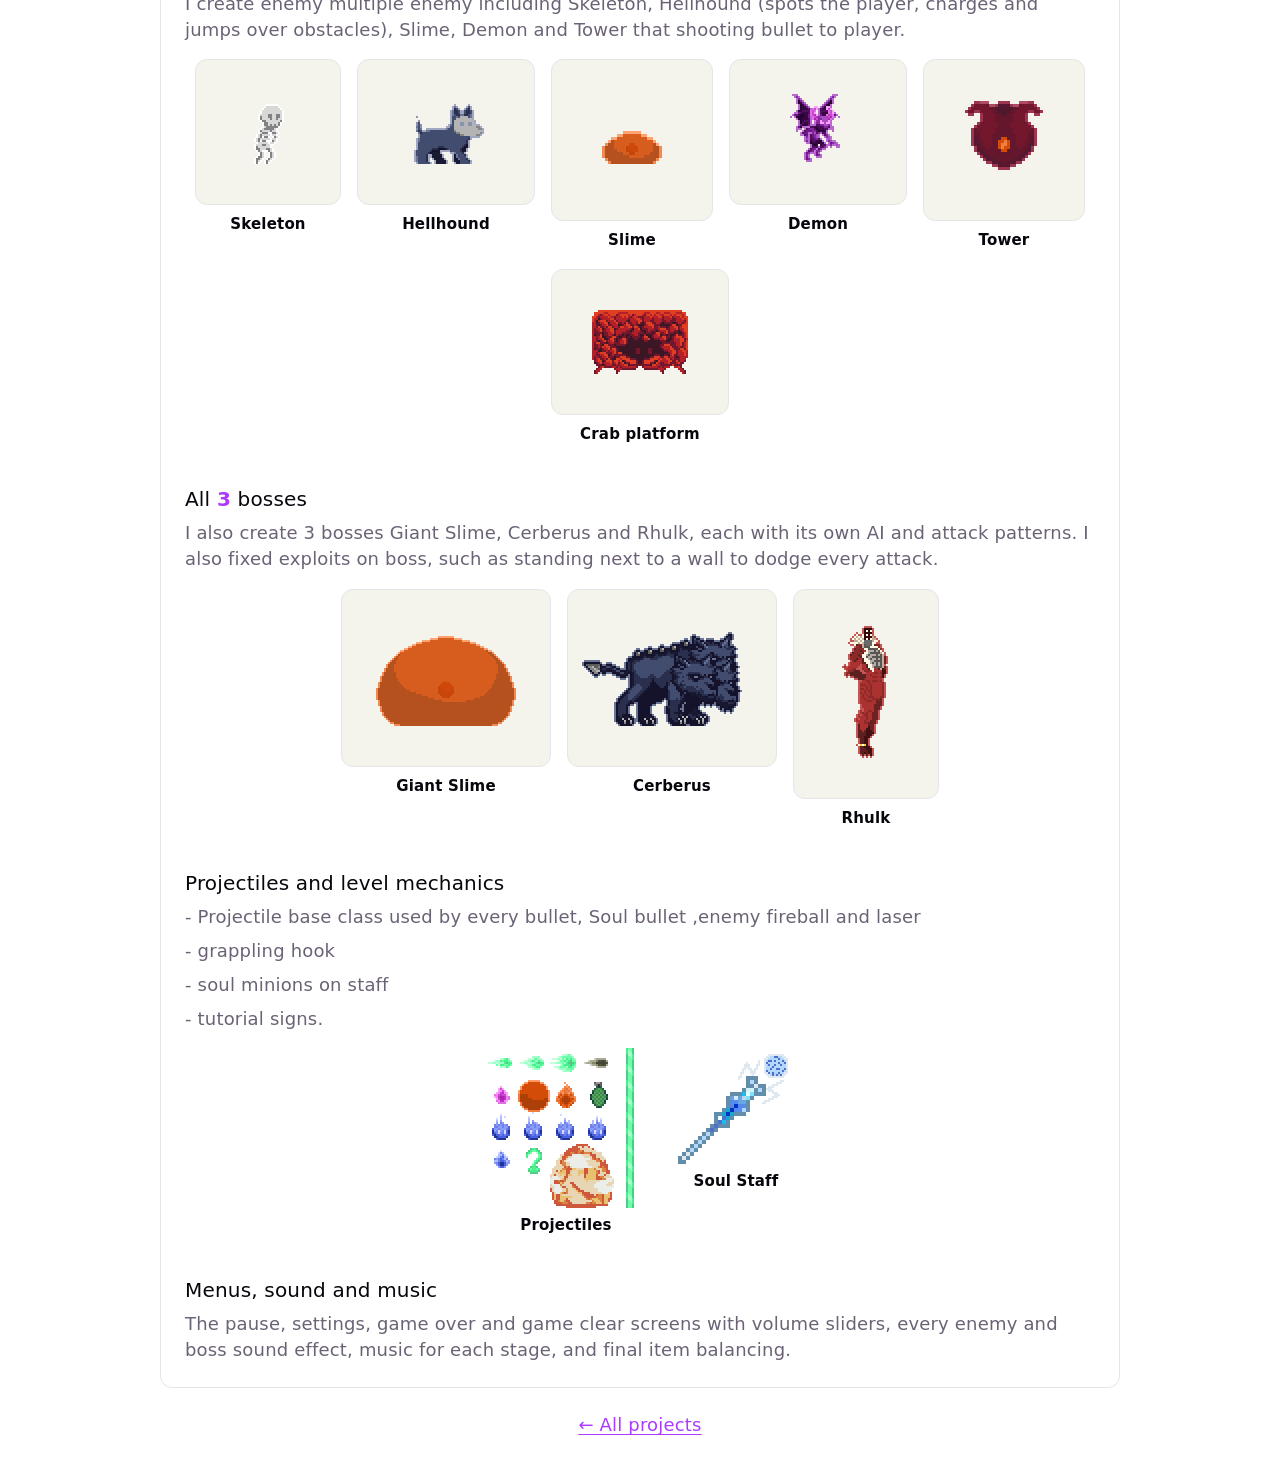
<file: portfolio/projects/unfinished-history.html>
<!doctype html>
<html lang="en">
  <head>
    <meta charset="UTF-8" />
    <meta name="viewport" content="width=device-width, initial-scale=1.0" />
    <meta name="theme-color" content="#16171d" />
    <meta
      name="description"
      content="Unfinished History, a 2D pixel-art platformer, a project by Teachin Pongmanee."
    />
    <title>Unfinished History | Teachin Pongmanee</title>
    <!-- This page lives in projects/, so shared files are one folder up (../). -->
    <link rel="stylesheet" href="../styles.css?v=f660ddc" />
    <script src="../gallery.js?v=f660ddc" defer></script>
    <script src="../sprites.js?v=f660ddc" defer></script>
  </head>
  <body>
    <main class="portfolio project-page">
      <nav>
        <a href="./">&larr; All projects</a>
      </nav>

      <header class="project-header">
        <h1>Unfinished History</h1>
      </header>

      <!--
        One <img> per screenshot. The alt text is shown as the caption.
        Thumbnails are made automatically by gallery.js.
      -->
      <div class="project-media">
        <div class="gallery">
          <img
            src="../images/UnfinishHistory/Thumbnail.png"
            alt="Main menu"
            loading="lazy"
          />
          <img
            src="../images/UnfinishHistory/PlayerStage%201.png"
            alt="Stage 1"
            loading="lazy"
          />
          <img
            src="../images/UnfinishHistory/Boss1.png"
            alt="Boss 1: Giant Slime"
            loading="lazy"
          />
          <img
            src="../images/UnfinishHistory/Boss2.png"
            alt="Boss 2: Cerberus"
            loading="lazy"
          />
          <img
            src="../images/UnfinishHistory/Boss3.png"
            alt="Boss 3: Rhulk"
            loading="lazy"
          />
        </div>
      </div>

      <div class="project-meta">
        <ul class="tags">
          <li>C#</li>
          <li>MonoGame</li>
          <li>2D</li>
          <li>Pixel art</li>
          <li>Team of 3</li>
        </ul>
        <div class="project-links">
          <a
            href="https://github.com/nlalert/Unfinished-History"
            target="_blank"
            rel="noopener noreferrer"
            >GitHub</a
          >
        </div>
      </div>

      <section class="section project-about" aria-labelledby="details-heading">
        <div class="about-intro">
          <h2 id="details-heading">About this project</h2>
          <p>
            A 2D pixel-art action platformer built in C# with the MonoGame
            framework. Made by a team of three.
          </p>
          <p>
            The game contain tutorial prologue and three levels, each ending in
            a boss fight. Player can run, jump, dash, climb ladders and vines,
            in last level player also beable to swing across gaps with a
            grappling hook, while fighting with fists, soul bullet. Player have
            soul as resource to use bullet,dash, glide and grappling hook.
          </p>
          <p>
            This project inspire Terraria, using song from
            <a
              href="https://www.youtube.com/watch?v=mnF-1epb304&list=PLIxrl_ipA4Es4tcXbmK_T5uRPv3d2jLf3"
              target="_blank"
              rel="noopener noreferrer"
              >Eternity's Divide OST</a
            >
          </p>
          <!--
            Animated sprites: played from the sprite sheet by sprites.js.
            data-anims lists "name startColumn row frameCount", from the game's code
            (add "once" to play an animation a single time).
          -->
          <div class="sprite-grid">
            <figure class="sprite-card">
              <div class="sprite-stage">
                <div
                  class="sprite"
                  role="img"
                  aria-label="Player"
                  style="background-image: url(../images/UnfinishHistory/Char.png)"
                  data-frame="80x64"
                  data-sheet-width="1280"
                  data-scale="3"
                  data-fps="24"
                  data-anims="run 0 1 8, jump 0 3 4, fall 4 3 4, glide 8 3 4, dash 0 6 4, crouch 0 7 16, crawl 0 8 8, roll 8 8 8, climb 0 13 8, punch 0 2 8, sword 8 4 8, idle 0 0 16"
                ></div>
              </div>
              <figcaption>Player</figcaption>
            </figure>
          </div>
        </div>
        <!-- Images with data-zoom open full size when clicked. -->
        <div class="feature">
          <h2>What I did</h2>
          <h3>Enemies and AI</h3>
          <p>
            I've built the base enemy class and its state-based AI: idle,
            patrol, chase and line-of-sight detection.
          </p>
          <p>
            I create enemy multiple enemy including Skeleton, Hellhound (spots
            the player, charges and jumps over obstacles), Slime, Demon and
            Tower that shooting bullet to player.
          </p>
          <div class="sprite-grid">
            <figure class="sprite-card">
              <div class="sprite-stage">
                <div
                  class="sprite"
                  role="img"
                  aria-label="Skeleton"
                  style="background-image: url(../images/UnfinishHistory/Skeleton.png)"
                  data-frame="64x64"
                  data-sheet-width="512"
                  data-fps="12"
                  data-anims="idle 0 0 8, walk 0 1 8, die 0 2 6"
                ></div>
              </div>
              <figcaption>Skeleton</figcaption>
            </figure>
            <figure class="sprite-card">
              <div class="sprite-stage">
                <div
                  class="sprite"
                  role="img"
                  aria-label="Hellhound"
                  style="background-image: url(../images/UnfinishHistory/HellHound.png)"
                  data-frame="80x64"
                  data-sheet-width="640"
                  data-fps="24"
                  data-anims="idle 0 0 8, charge 0 1 8, dash 0 2 4"
                ></div>
              </div>
              <figcaption>Hellhound</figcaption>
            </figure>
            <figure class="sprite-card">
              <div class="sprite-stage">
                <div
                  class="sprite"
                  role="img"
                  aria-label="Slime"
                  style="background-image: url(../images/UnfinishHistory/HellSlime.png)"
                  data-frame="48x48"
                  data-sheet-width="384"
                  data-scale="3"
                  data-fps="12"
                  data-anims="idle 0 0 8, charge 0 1 6, jump 0 2 5, land 0 4 5, die 0 5 7"
                ></div>
              </div>
              <figcaption>Slime</figcaption>
            </figure>
            <figure class="sprite-card">
              <div class="sprite-stage">
                <div
                  class="sprite"
                  role="img"
                  aria-label="Demon"
                  style="background-image: url(../images/UnfinishHistory/Demon.png)"
                  data-frame="80x64"
                  data-sheet-width="640"
                  data-fps="24"
                  data-anims="idle 0 0 16, charge 0 2 4, charge idle 4 2 4"
                ></div>
              </div>
              <figcaption>Demon</figcaption>
            </figure>
            <figure class="sprite-card">
              <div class="sprite-stage">
                <div
                  class="sprite"
                  role="img"
                  aria-label="Tower"
                  style="background-image: url(../images/UnfinishHistory/Spitter.png)"
                  data-frame="48x48"
                  data-sheet-width="384"
                  data-scale="3"
                  data-fps="12"
                  data-anims="idle 0 1 4, charge 0 0 8, shoot 0 2 11, die 4 3 4"
                ></div>
              </div>
              <figcaption>Tower</figcaption>
            </figure>
            <figure class="sprite-card">
              <div class="sprite-stage">
                <div
                  class="sprite"
                  role="img"
                  aria-label="Crab platform"
                  style="background-image: url(../images/UnfinishHistory/Crab.png)"
                  data-frame="80x64"
                  data-sheet-width="640"
                  data-fps="24"
                  data-anims="walk 0 2 8, idle 0 0 16"
                ></div>
              </div>
              <figcaption>Crab platform</figcaption>
            </figure>
          </div>
        </div>

        <div class="feature">
          <h3>All <span class="stat">3</span> bosses</h3>
          <p>
            I also create 3 bosses Giant Slime, Cerberus and Rhulk, each with
            its own AI and attack patterns. I also fixed exploits on boss, such
            as standing next to a wall to dodge every attack.
          </p>
          <div class="sprite-grid">
            <figure class="sprite-card">
              <div class="sprite-stage">
                <div
                  class="sprite"
                  role="img"
                  aria-label="Giant Slime"
                  style="background-image: url(../images/UnfinishHistory/LargeSlime_Boss1.png)"
                  data-frame="96x80"
                  data-sheet-width="576"
                  data-fps="24"
                  data-anims="idle 0 0 4, charge 0 1 3, jump 0 2 5, land 0 3 6, fly 0 4 6"
                ></div>
              </div>
              <figcaption>Giant Slime</figcaption>
            </figure>
            <figure class="sprite-card">
              <div class="sprite-stage">
                <div
                  class="sprite"
                  role="img"
                  aria-label="Cerberus"
                  style="background-image: url(../images/UnfinishHistory/Cerberus_Boss2.png)"
                  data-frame="96x80"
                  data-sheet-width="768"
                  data-fps="24"
                  data-anims="idle 0 0 8, charge 0 1 8, dash 0 3 2, run 0 4 3, shadow charge 0 2 8, shadow run 3 4 3"
                ></div>
              </div>
              <figcaption>Cerberus</figcaption>
            </figure>
            <figure class="sprite-card">
              <div class="sprite-stage">
                <div
                  class="sprite"
                  role="img"
                  aria-label="Rhulk"
                  style="background-image: url(../images/UnfinishHistory/Rhulk_Boss3.png)"
                  data-frame="64x96"
                  data-sheet-width="384"
                  data-fps="12"
                  data-anims="idle 0 0 12, run 0 2 6"
                ></div>
              </div>
              <figcaption>Rhulk</figcaption>
            </figure>
          </div>
        </div>

        <div class="feature">
          <h3>Projectiles and level mechanics</h3>
          <p>
            - Projectile base class used by every bullet, Soul bullet ,enemy
            fireball and laser
          </p>
          <p>- grappling hook</p>
          <p>- soul minions on staff</p>
          <p>- tutorial signs.</p>
          <div class="relic-row">
            <figure class="relic">
              <img
                class="pixel-art"
                src="../images/UnfinishHistory/Projectile.png"
                alt="Projectile sprites"
                loading="lazy"
                data-zoom
                style="width: 160px; height: 160px"
              />
              <figcaption>Projectiles</figcaption>
            </figure>
            <figure class="relic">
              <img
                class="pixel-art"
                src="../images/UnfinishHistory/SoulStaff.png"
                alt="Soul Staff"
                loading="lazy"
                data-zoom
                style="width: 116px; height: 116px"
              />
              <figcaption>Soul Staff</figcaption>
            </figure>
          </div>
        </div>

        <div class="feature">
          <h3>Menus, sound and music</h3>
          <p>
            The pause, settings, game over and game clear screens with volume
            sliders, every enemy and boss sound effect, music for each stage,
            and final item balancing.
          </p>
        </div>
      </section>

      <footer>
        <a href="./">&larr; All projects</a>
      </footer>
    </main>
  </body>
</html>
</file>
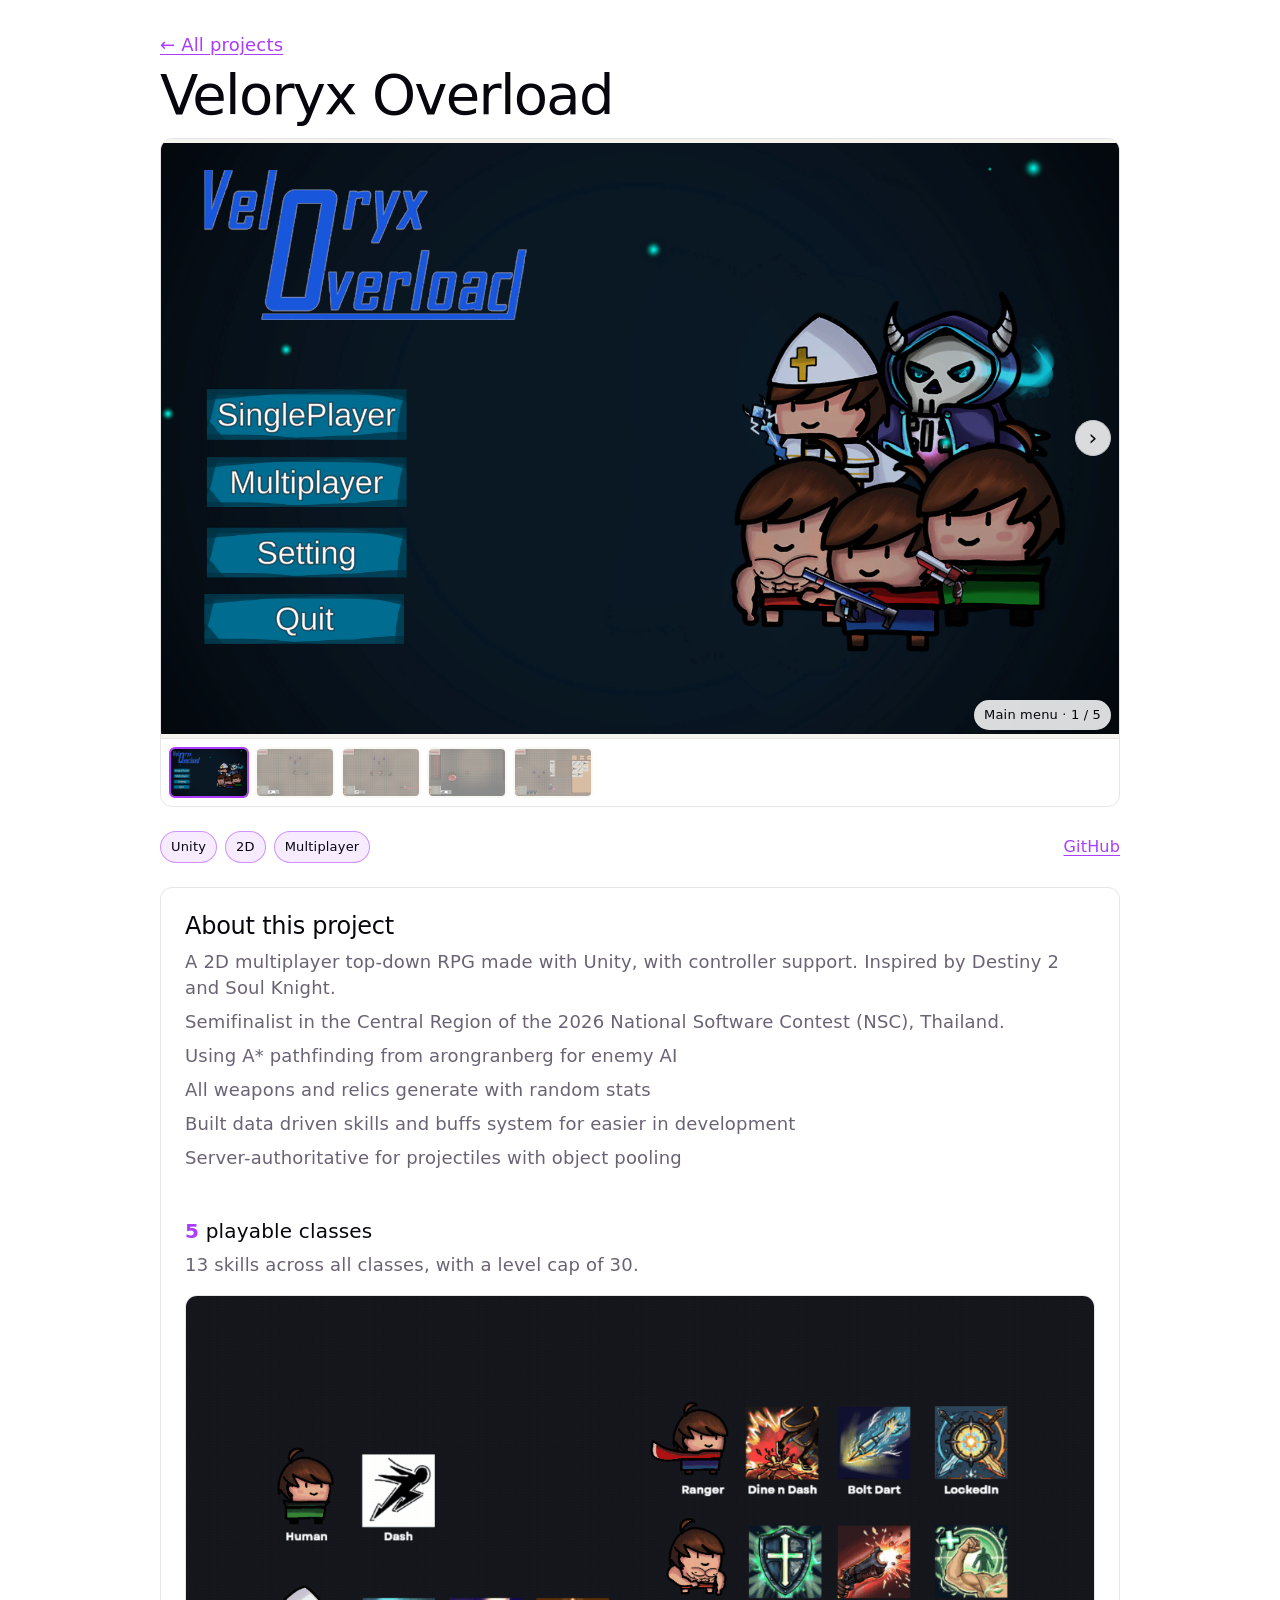
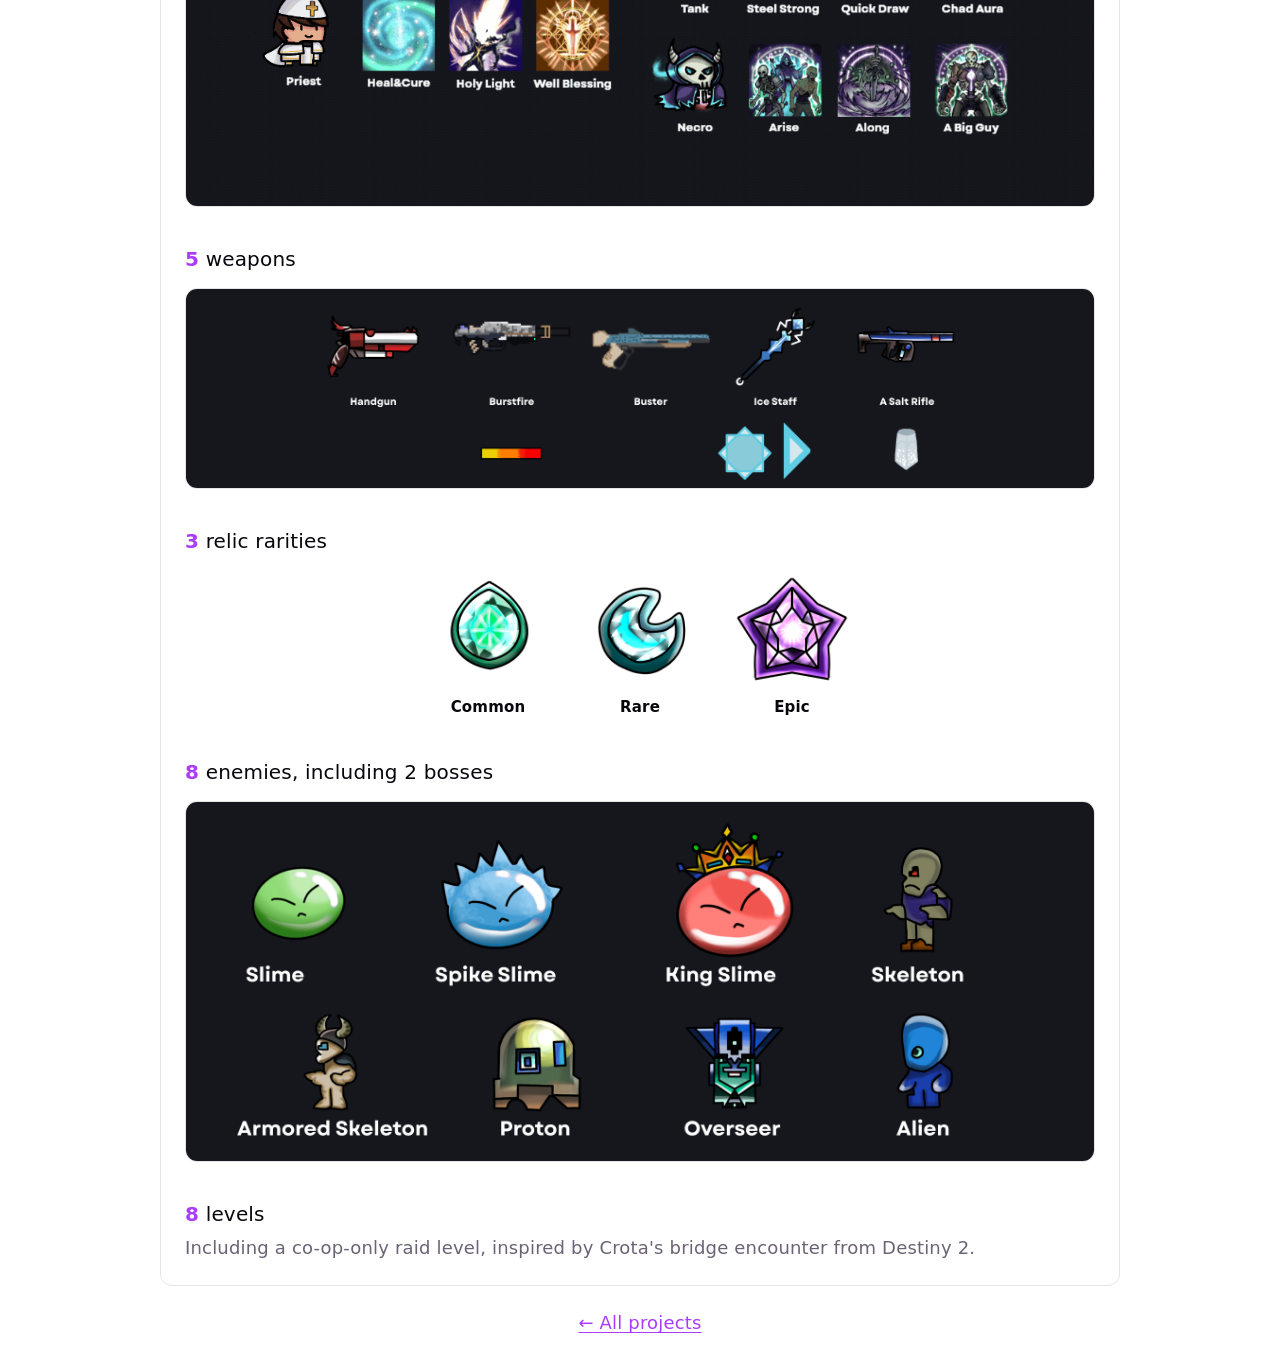
<file: portfolio/projects/veloryx-overload.html>
<!doctype html>
<html lang="en">
  <head>
    <meta charset="UTF-8" />
    <meta name="viewport" content="width=device-width, initial-scale=1.0" />
    <meta name="theme-color" content="#16171d" />
    <meta
      name="description"
      content="Veloryx Overload, a project by Teachin Pongmanee."
    />
    <title>Veloryx Overload | Teachin Pongmanee</title>
    <!-- This page lives in projects/, so shared files are one folder up (../). -->
    <link rel="stylesheet" href="../styles.css?v=f660ddc" />
    <script src="../gallery.js?v=f660ddc" defer></script>
  </head>
  <body>
    <main class="portfolio project-page">
      <nav>
        <a href="./">&larr; All projects</a>
      </nav>

      <header class="project-header">
        <h1>Veloryx Overload</h1>
      </header>

      <div class="project-media">
        <div class="gallery">
          <img
            src="../images/veloryx/Main-menu.png"
            alt="Main menu"
            loading="lazy"
          />
          <img
            src="../images/veloryx/Gameplay-Attack_dummy.png"
            alt="Attacking a training dummy"
            loading="lazy"
          />
          <img
            src="../images/veloryx/Gameplay-Co-op.png"
            alt="Co-op gameplay"
            loading="lazy"
          />
          <img
            src="../images/veloryx/Gameplay-Slime%20boss.png"
            alt="Slime boss fight"
            loading="lazy"
          />
          <img
            src="../images/veloryx/In-Inventory.png"
            alt="Inventory"
            loading="lazy"
          />
        </div>
      </div>

      <div class="project-meta">
        <ul class="tags">
          <li>Unity</li>
          <li>2D</li>
          <li>Multiplayer</li>
        </ul>
        <div class="project-links">
          <a
            href="https://github.com/NongFeen/VeloryxOverload"
            target="_blank"
            rel="noopener noreferrer"
            >GitHub</a
          >
        </div>
      </div>

      <section class="section project-about" aria-labelledby="details-heading">
        <div class="about-intro">
          <h2 id="details-heading">About this project</h2>
          <p>
            A 2D multiplayer top-down RPG made with Unity, with controller
            support. Inspired by Destiny 2 and Soul Knight.
          </p>
          <p>
            Semifinalist in the Central Region of the 2026 National Software
            Contest (NSC), Thailand.
          </p>
          <p>Using A* pathfinding from arongranberg for enemy AI</p>
          <p>All weapons and relics generate with random stats</p>
          <p>
            Built data driven skills and buffs system for easier in development
          </p>
          <p>Server-authoritative for projectiles with object pooling</p>
          <p></p>
        </div>

        <!-- Images with data-zoom open full size when clicked. -->
        <div class="feature">
          <h3><span class="stat">5</span> playable classes</h3>
          <p>13 skills across all classes, with a level cap of 30.</p>
          <figure class="feature-figure">
            <img
              src="../images/veloryx/Info-Character-skills.gif"
              alt="The five classes (Human, Priest, Ranger, Tank, Necro) and their skills"
              loading="lazy"
              data-zoom
            />
          </figure>
        </div>

        <div class="feature">
          <h3><span class="stat">5</span> weapons</h3>
          <figure class="feature-figure">
            <!-- Cropped to the middle band of the image; click to see it all. -->
            <img
              src="../images/veloryx/Weapons.png"
              alt="Weapons: Handgun, Burstfire, Buster, Ice Staff, A Salt Rifle"
              loading="lazy"
              data-zoom
              style="
                aspect-ratio: 1920 / 420;
                object-fit: cover;
                object-position: 50% 57%;
              "
            />
          </figure>
        </div>

        <div class="feature">
          <h3><span class="stat">3</span> relic rarities</h3>
          <div class="relic-row">
            <figure class="relic">
              <img
                src="../images/veloryx/Relic_common.png"
                alt="Common relic"
                loading="lazy"
                data-zoom
              />
              <figcaption>Common</figcaption>
            </figure>
            <figure class="relic">
              <img
                src="../images/veloryx/Relic_Rare.png"
                alt="Rare relic"
                loading="lazy"
                data-zoom
              />
              <figcaption>Rare</figcaption>
            </figure>
            <figure class="relic">
              <img
                src="../images/veloryx/Relic_Epic.png"
                alt="Epic relic"
                loading="lazy"
                data-zoom
              />
              <figcaption>Epic</figcaption>
            </figure>
          </div>
        </div>

        <div class="feature">
          <h3><span class="stat">8</span> enemies, including 2 bosses</h3>
          <figure class="feature-figure">
            <img
              src="../images/veloryx/Enemies.png"
              alt="Enemies: Slime, Spike Slime, King Slime, Skeleton, Armored Skeleton, Proton, Overseer, Alien"
              loading="lazy"
              data-zoom
              style="
                aspect-ratio: 1920 / 760;
                object-fit: cover;
                object-position: 50% 50%;
              "
            />
          </figure>
        </div>

        <div class="feature">
          <h3><span class="stat">8</span> levels</h3>
          <p>
            Including a co-op-only raid level, inspired by Crota's bridge
            encounter from Destiny 2.
          </p>
        </div>
      </section>

      <footer>
        <a href="./">&larr; All projects</a>
      </footer>
    </main>
  </body>
</html>
</file>
<file: portfolio/styles.css>
/* Theme tokens match the Division 2 Blood Moon Timer. */
:root {
  --text: #6b6375;
  --text-h: #08060d;
  --bg: #fff;
  --border: #e5e4e7;
  --code-bg: #f4f3ec;
  --accent: #aa3bff;
  --accent-bg: #aa3bff1a;
  --accent-border: #aa3bff80;
  --social-bg: #f4f3ec80;
  --shadow: #0000001a 0 10px 15px -3px, #0000000d 0 4px 6px -2px;
  --sans: system-ui, "Segoe UI", Roboto, sans-serif;
  --heading: system-ui, "Segoe UI", Roboto, sans-serif;
  --mono: ui-monospace, Consolas, monospace;

  font: 18px/145% var(--sans);
  letter-spacing: 0.18px;
  color-scheme: light dark;
  color: var(--text);
  background: var(--bg);
  font-synthesis: none;
  text-rendering: optimizeLegibility;
  -webkit-font-smoothing: antialiased;
  -moz-osx-font-smoothing: grayscale;
}

@media (max-width: 1024px) {
  :root {
    font-size: 16px;
  }
}

@media (prefers-color-scheme: dark) {
  :root {
    --text: #ededee;
    --text-h: #f3f4f6;
    --bg: #16171d;
    --border: #2e303a;
    --code-bg: #1f2028;
    --accent: #c084fc;
    --accent-bg: #c084fc26;
    --accent-border: #c084fc80;
    --social-bg: #2f303a80;
    --shadow: #0006 0 10px 15px -3px, #00000040 0 4px 6px -2px;
  }
}

* {
  box-sizing: border-box;
}

body {
  margin: 0;
}

h1,
h2,
h3 {
  font-family: var(--heading);
  color: var(--text-h);
  font-weight: 500;
}

h1 {
  margin: 32px 0;
  font-size: 56px;
  letter-spacing: -1.68px;
}

h2 {
  margin: 0 0 16px;
  font-size: 24px;
  letter-spacing: -0.24px;
  line-height: 118%;
}

h3 {
  margin: 0 0 4px;
  font-size: 20px;
  line-height: 125%;
}

p {
  margin: 0;
}

code {
  font-family: var(--mono);
  color: var(--text-h);
  background: var(--code-bg);
  border-radius: 4px;
  padding: 4px 8px;
  font-size: 15px;
  line-height: 135%;
}

a {
  color: var(--accent);
  text-underline-offset: 3px;
}

a:focus-visible {
  outline: 2px solid var(--accent);
  outline-offset: 4px;
  border-radius: 2px;
}

/* Layout */

.portfolio {
  width: min(100% - 40px, 960px);
  min-height: 100svh;
  margin: 0 auto;
  padding: 32px 0;
  display: flex;
  flex-direction: column;
  gap: 48px;
}

.intro {
  text-align: center;
}

.intro h1 {
  margin: 8px 0 12px;
}

.eyebrow {
  color: var(--accent);
  font-size: 15px;
  font-weight: 600;
}

.intro-copy {
  font-size: 20px;
}

/* "Projects" heading with the View all button on its right */

.section-heading {
  display: flex;
  align-items: baseline;
  justify-content: space-between;
  gap: 16px;
  margin-bottom: 16px;
}

.section-heading h2 {
  margin: 0;
}

/* Same font as the h2 next to it, but regular weight and underlined */
.view-all {
  flex-shrink: 0;
  font-family: var(--heading);
  font-size: 24px;
  font-weight: 400;
  letter-spacing: -0.24px;
  color: var(--text-h);
  text-decoration: underline;
  transition: color 0.2s;
}

.view-all:hover {
  color: var(--accent);
}

/* Project grid: 2 columns of clickable image tiles */

.project-grid {
  display: grid;
  grid-template-columns: repeat(2, minmax(0, 1fr));
  gap: 16px;
}

.project-tile {
  display: flex;
  flex-direction: column;
  overflow: hidden;
  border: 1px solid var(--border);
  border-radius: 12px;
  background: var(--bg);
  color: var(--text);
  text-decoration: none;
  transition:
    border-color 0.2s,
    box-shadow 0.2s,
    transform 0.2s;
}

.project-tile:hover,
.project-tile:focus-visible {
  border-color: var(--accent-border);
  box-shadow: var(--shadow);
  transform: translateY(-2px);
}

.project-tile img {
  display: block;
  width: 100%;
  aspect-ratio: 16 / 10;
  object-fit: cover;
  background: var(--code-bg);
  border-bottom: 1px solid var(--border);
}

.tile-body {
  display: flex;
  flex-direction: column;
  gap: 4px;
  padding: 16px 20px;
}

.tile-title {
  color: var(--text-h);
  font-size: 20px;
  font-weight: 600;
}

.tile-summary {
  font-size: 15px;
  /* Lets \n in a project's summary start a new line */
  white-space: pre-line;
}

/* Project page */

.project-page {
  gap: 24px;
}

.project-media {
  overflow: hidden;
  border: 1px solid var(--border);
  border-radius: 12px;
}

/* Screenshot gallery: swipe/scroll sideways; arrows, caption and
   thumbnails are added by gallery.js */

.gallery-frame {
  position: relative;
}

.gallery {
  display: flex;
  overflow-x: auto;
  scroll-snap-type: x mandatory;
  scrollbar-width: none;
  background: var(--code-bg);
}

.gallery::-webkit-scrollbar {
  display: none;
}

.gallery img {
  flex: 0 0 100%;
  display: block;
  width: 100%;
  aspect-ratio: 16 / 10;
  object-fit: contain;
  scroll-snap-align: start;
  cursor: zoom-in;
}

.gallery-thumbs {
  position: relative;
  display: flex;
  gap: 6px;
  padding: 8px;
  overflow-x: auto;
  scrollbar-width: thin;
  border-top: 1px solid var(--border);
}

.gallery-thumb {
  flex: 0 0 80px;
  padding: 0;
  overflow: hidden;
  border: 2px solid transparent;
  border-radius: 6px;
  background: var(--code-bg);
  cursor: pointer;
  opacity: 0.55;
  transition: opacity 0.2s, border-color 0.2s;
}

.gallery-thumb:hover {
  opacity: 0.85;
}

.gallery-thumb.active {
  border-color: var(--accent);
  opacity: 1;
}

.gallery-thumb:focus-visible {
  outline: 2px solid var(--accent);
  outline-offset: 2px;
}

.gallery-thumb img {
  display: block;
  width: 100%;
  aspect-ratio: 16 / 10;
  object-fit: cover;
}

.gallery-button {
  position: absolute;
  top: 50%;
  translate: 0 -50%;
  width: 36px;
  height: 36px;
  padding: 0;
  border: 1px solid var(--border);
  border-radius: 50%;
  background: var(--bg);
  color: var(--text-h);
  font: inherit;
  font-size: 22px;
  line-height: 1;
  cursor: pointer;
  opacity: 0.85;
  transition: opacity 0.2s, box-shadow 0.2s;
}

.gallery-button:hover {
  opacity: 1;
  box-shadow: var(--shadow);
}

.gallery-button:disabled {
  opacity: 0;
  pointer-events: none;
}

.gallery-button.prev {
  left: 8px;
}

.gallery-button.next {
  right: 8px;
}

.gallery-counter {
  position: absolute;
  right: 8px;
  bottom: 8px;
  padding: 2px 10px;
  border-radius: 999px;
  background: var(--bg);
  color: var(--text-h);
  font-size: 13px;
  opacity: 0.85;
}

/* Full-size screenshot viewer */

.viewer {
  max-width: none;
  max-height: none;
  padding: 0;
  border: none;
  background: transparent;
  outline: none;
  cursor: zoom-out;
}

.viewer::backdrop {
  background: #000c;
}

.viewer img {
  display: block;
  width: 95vw;
  height: 90vh;
  object-fit: contain;
}

.project-header {
  display: flex;
  flex-wrap: wrap;
  align-items: baseline;
  justify-content: space-between;
  gap: 8px 24px;
}

.project-header h1 {
  margin: 0;
}

/* Project write-up: intro, then feature blocks (heading, text, image) */

.project-about {
  display: flex;
  flex-direction: column;
  gap: 40px;
}

.about-intro,
.feature {
  display: flex;
  flex-direction: column;
  gap: 8px;
}

.about-intro h2,
.feature h3 {
  margin: 0;
}

.stat {
  color: var(--accent);
  font-weight: 600;
}

/* Bulleted list inside a feature block */
.highlights {
  display: flex;
  flex-direction: column;
  gap: 6px;
  margin: 0;
  padding-left: 20px;
}

.highlights li::marker {
  color: var(--accent);
}

.feature-figure {
  margin: 8px 0 0;
  overflow: hidden;
  border: 1px solid var(--border);
  border-radius: 12px;
}

.feature-figure img {
  display: block;
  width: 100%;
  height: auto;
  cursor: zoom-in;
}

/* Small images: keep their own size instead of stretching */
.feature-figure.fit {
  align-self: flex-start;
  max-width: 100%;
}

.feature-figure.fit img {
  width: auto;
  max-width: 100%;
}

/* Row of separate transparent images with a label under each */
.relic-row {
  display: flex;
  flex-wrap: wrap;
  justify-content: center;
  gap: 16px 32px;
  margin-top: 8px;
}

.relic {
  margin: 0;
  text-align: center;
}

.relic img {
  display: block;
  width: 120px;
  height: 120px;
  object-fit: contain;
  cursor: zoom-in;
}

.relic figcaption {
  margin-top: 4px;
  color: var(--text-h);
  font-size: 15px;
  font-weight: 600;
}

/* Animated sprite sheets (driven by sprites.js) */

.sprite-grid {
  display: flex;
  flex-wrap: wrap;
  justify-content: center;
  gap: 16px;
  margin-top: 8px;
}

.sprite-card {
  margin: 0;
  display: flex;
  flex-direction: column;
  align-items: center;
  gap: 6px;
}

/* Box the character stands in, so every card lines up on the same floor */
.sprite-stage {
  display: flex;
  align-items: flex-end;
  justify-content: center;
  min-width: 140px;
  min-height: 140px;
  padding: 8px;
  border: 1px solid var(--border);
  border-radius: 12px;
  background: var(--code-bg);
}

/* Size comes from the frame size; sprites.js moves the background frame by frame */
.sprite {
  width: calc(var(--fw) * var(--scale) * 1px);
  height: calc(var(--fh) * var(--scale) * 1px);
  background-repeat: no-repeat;
  background-size: calc(var(--sheet-w) * var(--scale) * 1px) auto;
  background-position: 0 0;
  image-rendering: pixelated;
}

.sprite-card figcaption {
  color: var(--text-h);
  font-size: 15px;
  font-weight: 600;
}

/* Small pixel-art images shown enlarged without blurring */
.pixel-art {
  image-rendering: pixelated;
}

/* Tags on the left, GitHub link on the right */
.project-meta {
  display: flex;
  flex-wrap: wrap;
  align-items: center;
  justify-content: space-between;
  gap: 8px 24px;
}

.tags {
  display: flex;
  flex-wrap: wrap;
  gap: 8px;
  margin: 0;
  padding: 0;
  list-style: none;
}

.tags li {
  padding: 2px 10px;
  border: 1px solid var(--accent-border);
  border-radius: 999px;
  background: var(--accent-bg);
  color: var(--text-h);
  font-size: 13px;
}

.project-links {
  display: flex;
  flex-wrap: wrap;
  gap: 16px;
  font-size: 16px;
}

/* About me */

.about {
  display: flex;
  flex-direction: column;
  gap: 20px;
}

.about h2 {
  margin: 0;
}

.about-name {
  color: var(--text-h);
  font-size: 24px;
  font-weight: 500;
  letter-spacing: -0.3px;
}

.nickname {
  color: var(--accent);
}

.about-role {
  font-size: 16px;
}

.about-block {
  display: flex;
  flex-direction: column;
  gap: 12px;
  padding-top: 20px;
  border-top: 1px solid var(--border);
}

.about-block h3 {
  margin: 0;
}

.achievements {
  display: flex;
  flex-direction: column;
  gap: 8px;
  margin: 0;
  padding: 0;
  list-style: none;
}

.achievements li {
  display: flex;
  align-items: center;
  gap: 16px;
  padding: 12px 16px;
  border: 1px solid var(--border);
  border-radius: 10px;
}

.rank {
  min-width: 64px;
  color: var(--accent);
  font-family: var(--mono);
  font-size: 22px;
  font-weight: 600;
}

.achievement-text {
  display: flex;
  flex-direction: column;
  color: var(--text-h);
}

.achievement-text small {
  color: var(--text);
  font-size: 14px;
}

.about-subtle,
.about-links {
  font-size: 15px;
}

/* Plain bordered section (About, Contact) */

.section {
  padding: 24px;
  border: 1px solid var(--border);
  border-radius: 12px;
}

footer {
  text-align: center;
}

@media (max-width: 1024px) {
  h1 {
    margin: 20px 0;
    font-size: 36px;
  }

  h2,
  .view-all {
    font-size: 20px;
  }
}

@media (max-width: 640px) {
  .portfolio {
    width: calc(100% - 32px);
    gap: 32px;
  }

  .intro-copy {
    font-size: 18px;
  }

  .section {
    padding: 20px;
  }

  .tile-body {
    padding: 12px 14px;
  }

  .tile-title {
    font-size: 17px;
  }

  .tile-summary {
    font-size: 14px;
  }

  .gallery-thumb {
    flex-basis: 72px;
  }
}

/* Very small phones: one tile per row */
@media (max-width: 340px) {
  .project-grid {
    grid-template-columns: minmax(0, 1fr);
  }
}
</file>
<file: tools/division/bloodmoontimer/assets/index-Cke-gy5A.css>
:root{--text:#6b6375;--text-h:#08060d;--bg:#fff;--border:#e5e4e7;--code-bg:#f4f3ec;--accent:#aa3bff;--accent-bg:#aa3bff1a;--accent-border:#aa3bff80;--social-bg:#f4f3ec80;--shadow:#0000001a 0 10px 15px -3px, #0000000d 0 4px 6px -2px;--sans:system-ui, "Segoe UI", Roboto, sans-serif;--heading:system-ui, "Segoe UI", Roboto, sans-serif;--mono:ui-monospace, Consolas, monospace;font:18px/145% var(--sans);letter-spacing:.18px;--lightningcss-light:initial;--lightningcss-dark: ;color-scheme:light dark;color:var(--text);background:var(--bg);font-synthesis:none;text-rendering:optimizelegibility;-webkit-font-smoothing:antialiased;-moz-osx-font-smoothing:grayscale}@media (prefers-color-scheme:dark){:root{--lightningcss-light: ;--lightningcss-dark:initial}}@media (width<=1024px){:root{font-size:16px}}@media (prefers-color-scheme:dark){:root{--text:#9ca3af;--text-h:#f3f4f6;--bg:#16171d;--border:#2e303a;--code-bg:#1f2028;--accent:#c084fc;--accent-bg:#c084fc26;--accent-border:#c084fc80;--social-bg:#2f303a80;--shadow:#0006 0 10px 15px -3px, #00000040 0 4px 6px -2px}#social .button-icon{filter:invert()brightness(2)}}#root{text-align:center;box-sizing:border-box;flex-direction:column;max-width:100%;min-height:100svh;margin:0 auto;display:flex}body{margin:0}h1,h2{font-family:var(--heading);color:var(--text-h);font-weight:500}h1{letter-spacing:-1.68px;margin:32px 0;font-size:56px}@media (width<=1024px){h1{margin:20px 0;font-size:36px}}h2{letter-spacing:-.24px;margin:0 0 8px;font-size:24px;line-height:118%}@media (width<=1024px){h2{font-size:20px}}p{margin:0}code,.counter{font-family:var(--mono);color:var(--text-h);border-radius:4px;display:inline-flex}code{background:var(--code-bg);padding:4px 8px;font-size:15px;line-height:135%}.timer-page{flex-direction:column;flex-grow:1;justify-content:center;align-items:center;gap:24px;padding:32px 20px;display:flex}.time-display{font-family:var(--mono);color:var(--text-h);letter-spacing:-2px;font-size:88px;font-weight:600}.landmark-count{color:var(--text);font-size:20px}.predict-table{border-collapse:collapse;min-width:280px;color:var(--text)}.predict-table th,.predict-table td{text-align:center;border-bottom:1px solid var(--border);padding:8px 20px}.predict-table td:last-child{font-family:var(--mono);color:var(--text-h)}.button-row{flex-wrap:wrap;justify-content:center;gap:16px;display:flex}.button-row button{font:inherit;cursor:pointer;color:var(--text-h);border:2px solid #0000;border-radius:8px;padding:14px 28px;font-size:18px;transition:box-shadow .2s,border-color .2s}.button-row button:hover{box-shadow:var(--shadow)}.landmark-button{background:var(--accent-bg);border-color:var(--accent-border)}.boss-button{background:var(--code-bg);border-color:var(--border)}
</file>
<file: tools/division/loadout/assets/index-BRdGU22q.css>
:root{--bg:#0a0c0f;--surface:#11151a;--surface-2:#171c22;--surface-3:#1e242c;--border:#252c35;--border-strong:#36404c;--text:#8e98a6;--text-h:#e7ecf1;--text-dim:#6b7582;--accent:#ff6d10;--accent-h:#ff8a3d;--accent-bg:#ff6d101f;--accent-border:#ff6d108c;--highend:#e8b83a;--prototype:#b38cff;--gear-set:#4cc38a;--exotic:#ef6a3a;--code-bg:var(--surface-2);--shadow:#00000073 0 10px 24px -6px;--navbar-h:40px;--chart-series-1:#3987e5;--chart-series-2:#d95926;--chart-series-3:#199e70;--chart-series-4:#c98500;--chart-series-5:#d55181;--chart-series-6:#1f9e1f;--chart-series-7:#9085e9;--chart-series-8:#e66767;--positive:#3ccf8e;--negative:#ff6b6b;--rarity-named:#f2c94c;--rarity-exotic:#ff5a4f;--sans:"Segoe UI", system-ui, Roboto, sans-serif;--mono:ui-monospace, "Cascadia Mono", Consolas, monospace;font:13px/1.4 var(--sans);--lightningcss-light: ;--lightningcss-dark:initial;color-scheme:dark;color:var(--text);background:var(--bg);font-synthesis:none;text-rendering:optimizelegibility;-webkit-font-smoothing:antialiased;-moz-osx-font-smoothing:grayscale}html,body,#root{height:100%}body{background:radial-gradient(1200px 600px at 100% -10%, #ff6d100f, transparent 60%), var(--bg);margin:0}h1,h2,h3,h4{color:var(--text-h);font-weight:600}p{margin:0}code{font-family:var(--mono);background:var(--surface-2);color:var(--text-h);border-radius:3px;padding:1px 5px;font-size:12px}kbd{font-family:var(--mono);border:1px solid var(--border-strong);color:var(--text-h);background:var(--surface-2);border-bottom-width:2px;border-radius:3px;padding:1px 5px;font-size:11px}*{scrollbar-width:thin;scrollbar-color:var(--border-strong) transparent}::-webkit-scrollbar{width:8px;height:8px}::-webkit-scrollbar-thumb{background:var(--border-strong);border-radius:4px}::-webkit-scrollbar-track{background:0 0}select.rarity-named,option.rarity-named{color:var(--rarity-named)}select.rarity-exotic,option.rarity-exotic{color:var(--rarity-exotic)}select.rarity-named option:not(.rarity-named):not(.rarity-exotic),select.rarity-exotic option:not(.rarity-named):not(.rarity-exotic){color:var(--text-h)}.skills-controls{flex-wrap:wrap;align-items:flex-end;gap:10px 16px;padding:10px 14px 4px;display:flex}.skills-controls .field{min-width:160px}.skills-overcharge{align-self:center}.skills-table-wrap{padding:4px 14px 0;overflow-x:auto}.skills-table{border-collapse:collapse;width:100%;font-size:12px}.skills-table th,.skills-table td{text-align:left;border-bottom:1px solid var(--border);white-space:nowrap;padding:5px 8px}.skills-table th{color:var(--text-dim);text-transform:uppercase;letter-spacing:.05em;font-size:11px;font-weight:600}.skills-result{color:var(--text-h);font-family:var(--mono);font-weight:600}.skills-hint{margin:0;padding:8px 14px 12px}.app-shell{--topbar-h:var(--navbar-h);flex-direction:column;min-height:100vh;display:flex}.dashboard{box-sizing:border-box;flex:none;grid-template-columns:minmax(0,1fr);grid-template-areas:"gear""weapon""loadouts";align-items:start;gap:10px;padding:10px;display:grid}.area-gear{grid-area:gear}.area-weapon{grid-area:weapon}.area-loadouts{grid-area:loadouts}.weapon-row{grid-template-columns:repeat(auto-fit,minmax(260px,1fr));align-items:start;gap:4px 22px;display:grid}.weapon-col{min-width:0}.weapon-col>h2:first-child{margin-top:2px}.weapon-col-slots .weapon-slots{grid-template-columns:minmax(0,1fr)}.dashboard .panel-body{overflow:visible}.results{scroll-margin-top:var(--topbar-h);background:var(--surface);border:1px solid var(--border);text-align:left;border-radius:4px;margin:0 10px 16px}.results-head{border-bottom:1px solid var(--border);background:var(--surface-2);box-shadow:inset 3px 0 0 var(--accent);border-radius:4px 4px 0 0;justify-content:space-between;align-items:center;gap:8px;padding:7px 12px;display:flex}.talents-grid{grid-template-columns:repeat(auto-fill,minmax(320px,1fr));align-items:start;gap:10px;padding:12px 14px 14px;display:grid}.talents-grid>.talent-box{margin-bottom:0}.talents-grid>.hint{margin:0}.results-grid{grid-template:"stats matrix mag""stats matrix avg"1fr"stats compare compare"/minmax(270px,310px) minmax(0,1fr) minmax(0,1fr);align-items:start;gap:12px 24px;padding:12px 14px 16px;display:grid}.results-stats{top:calc(var(--topbar-h) + 10px);max-height:calc(100vh - var(--topbar-h) - 20px);scrollbar-gutter:stable;border-right:1px solid var(--border);grid-area:stats;align-self:start;padding-right:10px;position:sticky;overflow:auto}.results-col{min-width:0}.results-matrix{grid-area:matrix}.results-mag{grid-area:mag}.results-avg{grid-area:avg}.results-compare{border-top:1px solid var(--border);grid-area:compare;padding-top:4px}.results-avg .dps-chart{max-width:640px}.results-compare .dps-chart{max-width:960px}@media (width<=1599px){.results-grid{grid-template-columns:minmax(250px,290px) minmax(0,1fr) minmax(0,1fr)}}@media (width<=1199px){.results-grid{grid-template-rows:none;grid-template-columns:minmax(240px,280px) minmax(0,1fr);grid-template-areas:"stats matrix""stats mag""stats avg""stats compare"}}@media (width<=860px){.results-grid{grid-template-rows:none;grid-template-columns:minmax(0,1fr);grid-template-areas:"stats""matrix""mag""avg""compare"}.results-stats{border-right:none;max-height:none;padding-right:0;position:static;overflow:visible}}.panel{background:var(--surface);border:1px solid var(--border);text-align:left;border-radius:4px;flex-direction:column;min-width:0;min-height:0;display:flex}.panel-head{border-bottom:1px solid var(--border);background:var(--surface-2);box-shadow:inset 3px 0 0 var(--accent);border-radius:4px 4px 0 0;flex:none;justify-content:space-between;align-items:center;gap:8px;padding:7px 12px;display:flex}.panel-title{text-transform:uppercase;letter-spacing:.1em;color:var(--text-h);font-size:12px;font-weight:700}.panel-meta{color:var(--text-dim);font-size:11px}.panel-body{flex:1;min-height:0;padding:10px 12px 14px;overflow:auto}.panel-body h2,.results-col h2{text-transform:uppercase;letter-spacing:.1em;color:var(--accent);align-items:center;gap:8px;margin:16px 0 8px;font-size:11px;font-weight:700;display:flex}.panel-body h2:after,.results-col h2:after{content:"";background:var(--border);flex:1;height:1px}.panel-body>h2:first-child,.panel-body>:first-child h2:first-child,.results-col>h2:first-child{margin-top:2px}.section-heading-row{justify-content:space-between;align-items:center;gap:10px;margin:16px 0 8px;display:flex}.panel-body>.section-heading-row:first-child,.results-col>.section-heading-row:first-child{margin-top:2px}.section-heading-row h2{flex:1;margin:0}input[type=number],input[type=text],input[type=search],select{font:inherit;border:1px solid var(--border-strong);background:var(--surface-2);height:28px;color:var(--text-h);box-sizing:border-box;border-radius:3px;min-width:0;padding:0 8px;font-size:12.5px}input[type=number]:focus,input[type=text]:focus,input[type=search]:focus,select:focus{border-color:var(--accent-border);box-shadow:0 0 0 2px var(--accent-bg);outline:none}input:disabled,select:disabled,input[readonly]{color:var(--text);background:var(--bg);border-color:var(--border);cursor:default}input::placeholder{color:var(--text-dim)}select optgroup{color:var(--accent);background:var(--surface)}select option{color:var(--text-h);background:var(--surface)}input[type=range]{accent-color:var(--accent);min-width:0;height:18px;margin:0}input[type=checkbox]{accent-color:var(--accent);margin:0}button{font:inherit;border:1px solid var(--border-strong);background:var(--surface-3);color:var(--text-h);cursor:pointer;border-radius:3px;padding:4px 12px;font-size:12.5px}button:hover{border-color:var(--accent-border);color:#fff}button:focus-visible{outline:2px solid var(--accent-border);outline-offset:1px}.icon-button{flex:none;width:28px;height:28px;padding:0;font-size:15px;line-height:1}.add-button{width:100%;color:var(--text);background:0 0;border-style:dashed;margin-top:2px;font-size:12px}.collapse-toggle{color:var(--text);background:0 0;padding:2px 9px;font-size:11px}.section-toggle{flex:none}.section-head-actions{flex-wrap:wrap;justify-content:flex-end;align-items:center;gap:8px;min-width:0;display:flex}.panel.collapsed>.panel-body,.results.collapsed>:not(.results-head){display:none}.panel.collapsed>.panel-head,.results.collapsed>.results-head{border-bottom:none;border-radius:4px}.field{color:var(--text);flex-direction:column;gap:3px;min-width:0;margin-bottom:8px;font-size:11.5px;display:flex}.field>span{align-items:center;gap:6px;display:flex}.field input:not([type=checkbox]):not([type=range]),.field select{width:100%}.check-field{color:var(--text-h);cursor:pointer;align-items:center;gap:6px;margin-bottom:8px;font-size:12px;display:inline-flex}.field-grid{grid-template-columns:repeat(2,minmax(0,1fr));gap:0 8px;display:grid}.field-grid.cols-3{grid-template-columns:repeat(3,minmax(0,1fr))}.field-grid .field{margin-bottom:8px}.field-grid .span-2{grid-column:span 2}.hint{color:var(--text-dim);margin:4px 0 8px;font-size:11.5px;line-height:1.45}.attribute-group{flex-direction:column;gap:6px;margin-bottom:6px;display:flex}.schematic-steps{color:var(--text);flex-direction:column;gap:4px;margin:0;padding-left:18px;font-size:12px;display:flex}.schematic-steps select{max-width:100%}.schematic-step-label{color:var(--text-dim)}.schematic-setup{flex-direction:column;gap:6px;padding-top:4px;display:flex}.schematic-setup .schematic-steps{gap:8px}.schematic-compare{flex-direction:column;gap:4px;margin-top:4px;display:flex}.schematic-compare .attribute-row{min-height:26px}.preview-row input[type=range]{pointer-events:none}.preview-value{box-sizing:border-box;text-align:right;width:64px;color:var(--text-h);font-variant-numeric:tabular-nums;flex:none;padding-right:6px}.preview-row .fixed-attribute-label{flex:0 0 44%}.preview-value-box{gap:4px;padding-left:8px}.preview-own{color:var(--text-h)}.preview-talent{color:var(--text-h);font-weight:600}.attribute-row.schematic-replaced .fixed-attribute-label,.attribute-row.schematic-replaced .preview-value,.attribute-row.schematic-replaced .preview-talent{color:var(--text-dim);text-decoration:line-through}.schematic-new-value.schematic-new-talent{text-align:left;width:auto;margin-left:0;padding-right:0}.schematic-stat{color:var(--accent-h);font-weight:600}.schematic-talent{color:var(--text-h);font-weight:600}.schematic-result{color:var(--accent);font-weight:600}.attribute-row{align-items:center;gap:6px;min-width:0;display:flex}.attribute-row>select,.attribute-row>.fixed-attribute-label,.attribute-row>.forced-attribute-label{flex:0 0 44%;min-width:0}.fixed-attribute-label,.forced-attribute-label{color:var(--text);white-space:nowrap;text-overflow:ellipsis;font-size:12px;overflow:hidden}.forced-attribute-label{cursor:help}.slider-field{flex:1;align-items:center;gap:6px;min-width:0;display:flex}.slider-field input[type=range]{flex:1}.slider-track{flex:1;align-items:center;min-width:0;display:flex;position:relative}.slider-track input[type=range]{flex:1;width:100%}.schematic-fill{background:repeating-linear-gradient(90deg, var(--accent-h) 0 5px, transparent 5px 8px);pointer-events:none;border-radius:2px;height:4px;position:absolute;top:50%;transform:translateY(-50%)}.schematic-value-box{border:1px solid var(--accent-border);background:var(--surface-2);box-sizing:border-box;font-variant-numeric:tabular-nums;border-radius:3px;flex:none;align-items:center;height:28px;padding-right:6px;display:inline-flex}.schematic-value-box input[type=number]{width:42px;height:26px;box-shadow:none;text-align:right;background:0 0;border:none;padding:0 2px 0 6px}.schematic-value-box input[type=number]:focus{box-shadow:none}.schematic-value-box:focus-within{box-shadow:0 0 0 2px var(--accent-bg)}.schematic-value-after{color:var(--accent-h);white-space:nowrap;font-size:12.5px;font-weight:600}.attribute-row.schematic-replaced select,.attribute-row.schematic-replaced input[type=number]{color:var(--text-dim);text-decoration:line-through}.attribute-row.schematic-replaced input[type=range]{opacity:.35}.schematic-new-row{min-height:22px}.schematic-new-label{box-sizing:border-box;min-width:0;color:var(--accent-h);white-space:nowrap;text-overflow:ellipsis;flex:0 0 44%;padding-left:8px;font-size:12.5px;font-weight:600;overflow:hidden}.schematic-new-value{box-sizing:border-box;text-align:right;width:64px;color:var(--accent-h);font-variant-numeric:tabular-nums;margin-left:auto;padding-right:6px;font-size:12.5px;font-weight:600}select.schematic-struck{color:var(--text-dim);text-decoration:line-through}.schematic-talent-line{color:var(--accent-h);margin:0;padding-left:8px;font-size:12.5px}.schematic-talent-line b{font-weight:600}.schematic-talent-source{color:var(--text-dim);font-size:11.5px}.schematic-summary-line{color:var(--text-dim);margin:2px 0 0;font-size:12px}.schematic-summary-line b{color:var(--accent-h);font-weight:600}.slider-value-input{text-align:right;flex:none;width:64px;padding:0 6px}.attribute-row>input[type=number]:not(.slider-value-input){flex:1}.amp-row{align-items:flex-end;gap:6px;margin-bottom:6px;display:flex}.amp-row .field{flex:1;margin-bottom:0}.readout-grid{grid-template-columns:repeat(auto-fill,minmax(118px,1fr));gap:6px;display:grid}.readout{background:var(--surface-2);border:1px solid var(--border);border-radius:3px;flex-direction:column;padding:5px 8px;display:flex}.readout-label{text-transform:uppercase;letter-spacing:.06em;color:var(--text-dim);font-size:10px}.readout-value{color:var(--text-h);font-variant-numeric:tabular-nums;font-size:14px;font-weight:600}.talent-box-head{justify-content:space-between;align-items:flex-start;gap:8px;display:flex}.talent-box.talent-off>:not(.talent-box-head){opacity:.45}.onoff-switch{letter-spacing:.06em;min-width:44px;height:22px;color:var(--text-dim);background:var(--surface);border:1px solid var(--border-strong);border-radius:11px;flex:none;padding:0 8px;font-size:11px;font-weight:700;line-height:1}.onoff-switch.on{color:var(--accent-h);background:var(--accent-bg);border-color:var(--accent-border)}.onoff-switch:disabled{opacity:.5;cursor:default}.talent-toggle-label{color:var(--text);font-size:11.5px}.talent-switch-row{color:var(--text);align-items:center;gap:8px;font-size:11.5px;display:flex}table{border-collapse:collapse;font-variant-numeric:tabular-nums;width:100%;margin-bottom:8px;font-size:12.5px}th,td{text-align:left;border-bottom:1px solid var(--border);padding:5px 8px}th{text-transform:uppercase;letter-spacing:.05em;color:var(--text-dim);background:var(--surface-2);font-size:10.5px;font-weight:600}td{color:var(--text)}td:last-child{color:var(--text-h);font-weight:600}.tick-table td:last-child{color:var(--text);font-weight:400}.tick-sources{flex-wrap:wrap;gap:4px;margin-bottom:8px;display:flex}.tick-source{background:var(--surface-2);border-color:var(--border);color:var(--text);padding:3px 10px;font-size:12px}.tick-source.off{color:var(--text-dim)}.tick-source.active{color:var(--text-h);background:var(--accent-bg);border-color:var(--accent-border)}.bleed-inputs{flex-wrap:wrap;align-items:flex-end;gap:4px 12px;display:flex}.bleed-inputs .field{width:150px}.bleed-inputs .mini-button{margin-bottom:8px}.bleed-checkbox{color:var(--text);align-items:center;gap:6px;margin-bottom:14px;font-size:11.5px;display:flex}.tick-table td.key-number{color:var(--text-h);font-weight:600}.sortable-header{cursor:pointer;-webkit-user-select:none;user-select:none}.sortable-header:hover{color:var(--accent)}.damage-cell{cursor:pointer}.damage-cell:hover,.damage-cell.hovered,.damage-cell.hovered td{background:var(--surface-3)}.damage-cell.pinned,.damage-cell.pinned td{box-shadow:inset 0 0 0 1px var(--accent-border);background:var(--accent-bg)}.formula-preview{border:1px solid var(--border);background:var(--bg);border-radius:3px;min-height:24px;margin:4px 0 10px;padding:8px 10px;font-size:12px}.formula-preview .hint{margin:0 0 4px}.formula-preview.formula-detail{background:0 0}.formula-chain{font-variant-numeric:tabular-nums;flex-wrap:wrap;align-items:baseline;gap:6px;display:flex}.formula-op{color:var(--text)}.formula-factor{cursor:pointer;font-weight:600}.formula-factor.static{cursor:default}.formula-factor.selected{text-underline-offset:3px;text-decoration:underline;text-decoration-thickness:2px}.formula-added{color:var(--accent-h)}.formula-result{color:var(--text-h);font-weight:700}.highlighted-formula{line-height:1.9;display:inline}.highlighted-formula .formula-term-plain,.highlighted-formula .highlighted-formula-name{margin-right:6px}.highlighted-formula-name{color:var(--text-h);font-weight:600}.highlighted-formula-tail{color:var(--text)}.dps-formula-preview{flex-direction:column;gap:4px;display:flex}.graph-controls{flex-wrap:wrap;align-items:center;gap:8px 14px;margin:4px 0 6px;display:flex}.graph-control-field{color:var(--text);align-items:center;gap:6px;font-size:12px;display:flex}.graph-control-checkbox{cursor:pointer}.results-matrix th{color:var(--text-h);font-weight:700}.loadout-delete-button{border:none;border-left:1px solid var(--border-strong);min-width:26px;color:var(--text-dim);background:0 0;border-radius:0;flex:none;padding:0 6px;line-height:1}.loadout-delete-button:hover{color:var(--negative);border-left-color:var(--negative)}.brand-summary h3{text-transform:uppercase;letter-spacing:.08em;color:var(--accent);margin:14px 0 4px;font-size:10.5px;font-weight:700}.talent-list-item{flex-direction:column;gap:4px}.talent-list-item>span:last-child{white-space:normal!important;text-align:left!important}.gear-list{grid-template-columns:repeat(6,minmax(0,1fr));align-items:start;gap:8px;display:grid}@media (width<=1499px){.gear-list{grid-template-columns:repeat(3,minmax(0,1fr))}}@media (width<=760px){.gear-list{grid-template-columns:minmax(0,1fr)}}.gear-piece.expanded{border-color:var(--accent-border);box-shadow:inset 0 -2px 0 var(--accent)}.gear-piece-body{border-top:1px solid var(--border);padding:8px 10px 10px}.gear-piece-body .attribute-group{margin-top:8px}.gear-piece{background:var(--surface-2);border:1px solid var(--border);border-radius:3px}.gear-piece-summary{cursor:pointer;border-radius:3px 3px 0 0}.gear-piece-summary:hover{background:var(--surface-3)}.gear-piece-summary:hover .gear-piece-head{background:0 0}.gear-piece-top{align-items:flex-start;display:flex}.gear-piece-actions{flex:none;gap:4px;padding:6px 8px 0 0;display:flex}.gear-piece-head{text-align:left;background:0 0;border:none;border-radius:3px 3px 0 0;flex:1;grid-template-columns:minmax(0,1fr) 12px;grid-template-areas:"slot chevron""name name""tag tag";align-items:center;gap:2px 8px;width:100%;min-width:0;padding:7px 10px;display:grid}.gear-piece-head:hover{background:var(--surface-3);border:none}.gear-slot-name{text-transform:uppercase;letter-spacing:.08em;color:var(--text-dim);grid-area:slot;font-size:10.5px;font-weight:700}.gear-source-name{color:var(--text-h);white-space:nowrap;text-overflow:ellipsis;grid-area:name;font-size:13px;font-weight:600;overflow:hidden}.gear-piece.empty .gear-source-name{color:var(--text-dim);grid-area:name;font-style:italic;font-weight:400}.rarity-tag{white-space:nowrap;border:1px solid;border-radius:2px;grid-area:tag;justify-self:start;margin-top:2px;padding:1px 6px;font-size:10px}.rarity-tag.highend{color:var(--highend)}.rarity-tag.prototype{color:var(--prototype)}.rarity-tag.exotic{color:var(--rarity-exotic)}.chevron{color:var(--text-dim);grid-area:chevron;font-size:11px}.gear-chips{flex-wrap:wrap;gap:4px;padding:0 10px 8px;display:flex}.chip{background:var(--bg);border:1px solid var(--border);color:var(--text);white-space:nowrap;font-variant-numeric:tabular-nums;border-radius:2px;padding:1px 6px;font-size:11px}.chip-talent{color:var(--accent-h);border-color:var(--accent-border)}.chip-mod{color:#8fb6e8;border-color:#8fb6e859}.chip-schematic{color:var(--accent-h);border-color:var(--accent-border);background:var(--accent-bg)}.chip.roll-min{color:#d98a8a;background:#d98a8a14;border-color:#d98a8a66}.chip.roll-max{color:var(--positive);background:#3ccf8e14;border-color:#3ccf8e73}.field-row{gap:8px;display:flex}.field-row .field{flex:1}.field-row .field:last-child{flex:0 0 34%}.brand-tiers{background:var(--bg);border-left:2px solid var(--gear-set);color:var(--text);border-radius:2px;margin:0 0 8px;padding:6px 8px;font-size:11.5px;list-style:none}.brand-tiers li{white-space:pre-line;padding:1px 0}.group-label{text-transform:uppercase;letter-spacing:.06em;color:var(--text-dim);margin-top:4px;font-size:10.5px;font-weight:600;display:block}.gear-piece-body .attribute-group>.icon-button{width:100%;height:24px;color:var(--text);background:0 0;border-style:dashed}.gear-piece-body .attribute-group>select{width:100%}.talent-perfect{align-items:center;gap:6px;margin-top:2px;font-size:12px;display:flex}.talent-description{color:var(--text);background:var(--bg);white-space:pre-line;border-radius:2px;margin:4px 0 0;padding:6px 8px;font-size:11.5px}.brand-summary{font-size:12px}.brand-summary ul{margin:4px 0 0;padding:0;list-style:none}.brand-summary li{border-bottom:1px solid var(--border);padding:3px 0}.brand-summary li:last-child{border-bottom:none}.picker-trigger{width:100%;height:28px;font:inherit;text-align:left;border:1px solid var(--border-strong);background:var(--surface-2);color:var(--text-h);cursor:pointer;box-sizing:border-box;border-radius:3px;justify-content:space-between;align-items:center;gap:8px;min-width:0;padding:0 8px;font-size:12.5px;display:flex}.picker-trigger>span:first-child{text-overflow:ellipsis;white-space:nowrap;overflow:hidden}.picker-trigger:hover:not(:disabled){border-color:var(--accent-border)}.picker-trigger:focus-visible{border-color:var(--accent-border);box-shadow:0 0 0 2px var(--accent-bg);outline:none}.picker-trigger:disabled{color:var(--text);cursor:default}.picker-trigger-caret{color:var(--text-dim);font-size:10px}.picker-overlay{z-index:1000;background:#0000008c;justify-content:center;align-items:flex-start;padding:6vh 16px 16px;display:flex;position:fixed;inset:0}.picker-dialog{background:var(--surface);border:1px solid var(--border-strong);width:min(1240px,100%);height:84vh;box-shadow:var(--shadow);border-radius:6px;flex-direction:column;display:flex;overflow:hidden}.picker-head{border-bottom:1px solid var(--border);align-items:center;gap:10px;padding:10px 12px;display:flex}.picker-title{color:var(--text-h);white-space:nowrap;font-weight:600}.picker-search{flex:1;height:32px!important;font-size:14px!important}.picker-close{color:var(--text-dim);cursor:pointer;background:0 0;border:none;padding:2px 6px;font-size:16px}.picker-close:hover{color:var(--text-h)}.picker-body{flex:1;grid-template-columns:1fr;min-height:0;display:grid}.picker-body.with-preview{grid-template-columns:minmax(0,1fr) 640px}.picker-list{min-height:200px;padding:4px 0 8px;overflow-y:auto}.picker-empty{padding:12px}.picker-group-label{z-index:1;text-transform:uppercase;letter-spacing:.06em;color:var(--accent);background:var(--surface);padding:6px 12px 4px;font-size:11px;position:sticky;top:0}.picker-group-count{color:var(--text-dim);margin-left:4px}.picker-row{cursor:pointer;border-left:2px solid #0000;flex-direction:column;gap:1px;padding:5px 12px 5px 10px;scroll-margin-top:30px;display:flex}.picker-row.select-on-click:not(.active):hover{background:var(--surface-2)}.picker-row.active{background:var(--accent-bg);border-left-color:var(--accent)}.picker-row-label{color:var(--text-h);align-items:baseline;gap:8px;display:flex}.picker-row-label.rarity-named{color:var(--rarity-named)}.picker-row-label.rarity-exotic{color:var(--rarity-exotic)}.picker-row-label mark{color:inherit;text-decoration:underline;-webkit-text-decoration-color:var(--accent);text-decoration-color:var(--accent);text-underline-offset:2px;background:0 0;font-weight:700}.picker-row-current{text-transform:uppercase;letter-spacing:.05em;color:var(--text-dim);border:1px solid var(--border-strong);border-radius:3px;padding:0 4px;font-size:10px}.picker-row-detail{color:var(--text-dim);text-overflow:ellipsis;white-space:nowrap;font-size:11.5px;overflow:hidden}.picker-preview{border-left:1px solid var(--border);background:var(--surface-2);min-height:0;overflow:hidden}.picker-panel{flex-direction:column;height:100%;min-height:0;display:flex}.picker-panel-head{padding:10px 14px 4px}.picker-panel-title{align-items:center;gap:8px;display:flex}.picker-panel-title-end{margin-left:auto}.picker-panel-head .dps-preview-detail{margin:2px 0 0}.picker-panel-editors{min-height:0;color:var(--text-h);flex:1;padding:0 14px 8px;font-size:14px;overflow-y:auto}.picker-panel-editors select,.picker-panel-editors input[type=number],.picker-panel-editors .picker-trigger,.picker-panel-editors .forced-attribute-label,.picker-panel-editors .fixed-attribute-label,.picker-panel-editors .talent-description,.picker-panel-editors .schematic-steps{color:var(--text-h);font-size:13.5px}.picker-cols{grid-template-columns:minmax(0,1fr) minmax(0,1fr);align-items:start;gap:0 16px;display:grid}.picker-panel-editors .gear-piece-body{border-top:none;padding:0}.picker-panel-editors .attribute-group{gap:4px;margin-top:4px;margin-bottom:4px}.picker-panel-editors .group-label{align-items:center;gap:4px;display:flex}.picker-panel-editors .field{margin-top:4px}.picker-panel-editors .talent-perfect{margin:0;font-size:12px}.picker-attachments .field{grid-template-columns:92px minmax(0,1fr);align-items:center;gap:6px;margin-top:0;display:grid}.picker-attachments .field>span{font-size:12px}.picker-info{grid-column:1/-1;margin-top:6px}.picker-info .brand-tiers{margin:0 0 6px}.picker-info-top{margin-top:2px}.picker-info-top:empty{display:none}.picker-info .talent-description{margin:0}.picker-info .talent-description b{color:var(--text-h);font-weight:600}.picker-panel-dps{border-top:1px solid var(--border);background:var(--surface);padding:6px 14px 8px;position:relative}.picker-panel-dps-line{align-items:center;gap:10px;display:flex}.picker-graph{z-index:2;background:var(--surface);border-top:1px solid var(--border-strong);padding:8px 14px 6px;position:absolute;bottom:100%;left:0;right:0;box-shadow:0 -8px 18px #00000073}.picker-graph .dps-chart-wrap{margin:0}.graph-toggle.on{background:var(--accent-bg);border-color:var(--accent-border);color:var(--accent-h)}.dps-options{align-items:center;gap:14px;margin-bottom:6px;font-size:12px;display:flex}.dps-options-duration{flex:1;align-items:center;gap:8px;min-width:0;display:flex}.dps-options-duration span{white-space:nowrap;min-width:82px;color:var(--text)}.dps-options-duration input{flex:1;min-width:0}.dps-options-toggle{white-space:nowrap;color:var(--text);cursor:pointer;align-items:center;gap:4px;display:inline-flex}.dps-line-label{text-transform:uppercase;letter-spacing:.06em;color:var(--text-dim);white-space:nowrap;font-size:11px}.dps-line{font-variant-numeric:tabular-nums;white-space:nowrap;text-overflow:ellipsis;flex:1;min-width:0;overflow:hidden}.dps-line b{color:var(--text-h);font-size:14px}.dps-line-sep{color:var(--text-dim)}.picker-panel-dps .primary{background:var(--accent);border-color:var(--accent);color:#111;padding:4px 22px;font-weight:600}.picker-panel-dps .primary:hover{background:var(--accent-h);color:#000}.rarity-toggle{border:1px solid var(--border-strong);border-radius:3px;display:inline-flex;overflow:hidden}.rarity-toggle button{color:var(--text);background:0 0;border:none;border-radius:0;padding:2px 10px;font-size:11.5px}.rarity-toggle button+button{border-left:1px solid var(--border-strong)}.rarity-toggle button.on{background:var(--accent-bg);color:var(--accent-h)}.rarity-toggle-fixed{color:var(--text-dim);font-size:11.5px}.info-tip{color:var(--text-dim);cursor:help;text-transform:none;letter-spacing:0;font-size:12px}.info-tip:hover{color:var(--accent-h)}.picker-foot{border-top:1px solid var(--border);padding:6px 12px;font-size:11px}.dps-preview-name{color:var(--text-h);margin:0 0 2px;font-size:14px;font-weight:600}.dps-preview-detail{color:var(--text-dim);margin:0 0 10px;font-size:11.5px}.dps-delta.up{color:var(--positive)}.dps-delta.down{color:var(--negative)}.dps-delta.same{color:var(--text-dim)}@media (width<=720px){.picker-body.with-preview{grid-template-rows:35% minmax(0,1fr);grid-template-columns:1fr}.picker-preview{border-left:none;border-top:1px solid var(--border)}.picker-overlay{padding:8px}}.dps-chart-wrap{background:var(--bg);border:1px solid var(--border);border-radius:3px;margin:4px 0 10px;padding:8px}.dps-chart{width:100%;height:auto;display:block}.chart-axis-line{stroke:var(--border-strong);stroke-width:1px}.chart-reference-line{stroke:var(--text);stroke-width:1px;stroke-dasharray:4 4;opacity:.6}.chart-phase-marker{stroke:var(--chart-series-2);stroke-width:1.5px;stroke-dasharray:2 3;opacity:.8}.chart-line{fill:none;stroke:var(--accent);stroke-width:2px;stroke-linejoin:round}.compare-line{fill:none;stroke-width:2px;stroke-linejoin:round}.chart-crosshair{stroke:var(--text);stroke-width:1px;opacity:.4}.chart-dot{fill:var(--accent);stroke:var(--bg);stroke-width:2px}.chart-tooltip-text{font-variant-numeric:tabular-nums;margin-top:4px}.chart-axis-label{fill:var(--text-dim);font-variant-numeric:tabular-nums;font-size:11px}.compare-legend{flex-wrap:wrap;gap:4px 14px;margin:8px 0 0;padding:0;list-style:none;display:flex}.compare-legend li{align-items:center;gap:6px;font-size:12px;display:flex}.compare-legend-swatch{border-radius:2px;flex:none;width:10px;height:10px;display:inline-block}.compare-legend-swatch.dashed{stroke-width:2px;border-radius:0;width:14px;height:2px}.compare-legend-value{color:var(--text);font-variant-numeric:tabular-nums}.chart-line-secondary{fill:none;stroke:var(--chart-series-1);stroke-width:1.5px;opacity:.85}.chart-legend{color:var(--text-dim);flex-wrap:wrap;gap:4px 14px;font-size:12px;display:flex}.chart-legend-swatch{vertical-align:middle;border-radius:2px;width:14px;height:3px;margin-right:6px;display:inline-block}.chart-line-roll{fill:none;stroke-width:1.5px;stroke-linejoin:round;stroke-dasharray:5 3;opacity:.9}.weapon-type-checks{flex-wrap:wrap;gap:4px 6px;display:flex}.weapon-type-check{color:var(--text);background:var(--surface-2);border:1px solid var(--border);cursor:pointer;border-radius:3px;align-items:center;gap:4px;padding:2px 8px 2px 4px;font-size:12px;display:inline-flex}.weapon-type-check.checked{color:var(--text-h);background:var(--accent-bg);border-color:var(--accent-border)}.weapon-type-check:has(input:disabled){opacity:.45;cursor:default}.weapon-slots{grid-template-columns:repeat(3,minmax(0,1fr));gap:6px;margin-bottom:4px;display:grid}.weapon-slot{background:var(--surface-2);border:1px solid var(--border);cursor:pointer;border-radius:3px;min-width:0;position:relative;overflow:hidden}.weapon-slot:before{content:"";background:0 0;height:2px;position:absolute;inset:0 0 auto}.weapon-slot:hover{background:var(--surface-3)}.weapon-slot.active{background:var(--accent-bg);border-color:var(--accent-border)}.weapon-slot.active:before{background:var(--accent)}.weapon-slot-top{align-items:flex-start;display:flex}.weapon-slot-main{text-align:left;background:0 0;border:none;flex-direction:column;flex:1;align-items:flex-start;gap:1px;min-width:0;padding:7px 9px 6px;display:flex}.weapon-slot-main:hover{border:none}.weapon-slot-actions{flex:none;gap:4px;padding:7px 8px 0 0;display:flex}.weapon-slot-label{text-transform:uppercase;letter-spacing:.08em;color:var(--text-dim);align-items:center;gap:5px;font-size:10px;display:flex}.weapon-slot.active .weapon-slot-label{color:var(--accent)}.weapon-slot-index{border:1px solid;border-radius:2px;place-items:center;width:14px;height:14px;font-size:9px;display:inline-grid}.weapon-slot-active-tag{background:var(--accent);color:#0a0c0f;letter-spacing:.06em;border-radius:2px;padding:0 5px;font-size:9px}.weapon-slot-name{max-width:100%;color:var(--text-h);white-space:nowrap;text-overflow:ellipsis;font-size:13px;font-weight:600;overflow:hidden}.weapon-slot-type{color:var(--text);font-size:11px}.weapon-slot-chips{padding:0 9px 8px}.weapon-slot.signature-slot.disabled{cursor:default;opacity:.6}.weapon-slot.signature-slot.disabled:hover{background:var(--surface-2)}.signature-name{color:var(--text-h);margin:0 0 6px;font-weight:600}.signature-warning{color:var(--accent)}.player-stats ul{margin:0;padding:0;list-style:none}.player-stats li{border-bottom:1px solid var(--border);justify-content:space-between;gap:8px;padding:3px 0;font-size:12px;display:flex}.player-stats li>span:last-child{color:var(--text-h);font-variant-numeric:tabular-nums;text-align:right;white-space:nowrap}.player-stats li:last-child{border-bottom:none}.stat-category h4{text-transform:uppercase;letter-spacing:.08em;color:var(--accent);margin:14px 0 4px;font-size:10.5px;font-weight:700}.full-stat-list li{font-size:11.5px}.player-stats li.stat-row-with-sources{cursor:help;position:relative}.player-stats li.stat-row-with-sources:hover,.player-stats li.stat-row-with-sources:focus-visible{background:var(--surface-3);outline:none}.stat-sources{z-index:30;background:var(--surface);border:1px solid var(--border-strong);min-width:240px;max-width:min(340px,90vw);box-shadow:var(--shadow);pointer-events:none;border-radius:4px;padding:8px 10px;display:none;position:absolute;top:100%;right:0}.player-stats>.stat-category:last-child li.stat-row-with-sources:nth-last-child(-n+3)>.stat-sources{top:auto;bottom:100%}.player-stats li.stat-row-with-sources:hover>.stat-sources,.player-stats li.stat-row-with-sources:focus-visible>.stat-sources{display:block}.player-stats .stat-sources ul{margin:0}.player-stats .stat-sources li{border-bottom:none;padding:2px 0;font-size:11.5px}.player-stats .stat-sources li>span:first-child{color:var(--text)}.player-stats .stat-sources li.stat-sources-other>span{color:var(--text-dim);font-style:italic}.player-stats .stat-sources li.stat-sources-total{border-top:1px solid var(--border);margin-top:4px;padding-top:4px;font-weight:700}.stat-sources-formula,.stat-sources-empty{color:var(--text-dim);margin:6px 0 0;font-size:11px}.player-stats .brand-summary li.stat-row-with-sources>span:last-child{color:var(--text);white-space:normal;text-align:left}.set-tiers-title{color:var(--text-h);margin:0 0 6px;font-size:12px;font-weight:700}.set-tiers-title span{color:var(--text-dim);font-weight:400}.player-stats .stat-sources .set-tiers li{border-radius:3px;justify-content:flex-start;align-items:baseline;gap:8px;padding:3px 6px}.player-stats .stat-sources .set-tiers li>span:first-child{width:26px;font-family:var(--mono);color:var(--text-dim);flex:none;font-size:11px}.player-stats .stat-sources .set-tiers li>span:last-child{color:var(--text-dim);white-space:pre-line;text-align:left;flex:1}.player-stats .stat-sources .set-tiers li.is-reached{background:#3ccf8e1a}.player-stats .stat-sources .set-tiers li.is-reached>span:first-child,.player-stats .stat-sources .set-tiers li.is-reached>span:last-child{color:var(--positive);font-weight:600}.talent-choice{align-items:center;gap:4px;display:flex}.talent-choice-label{color:var(--text);margin-right:6px;font-size:11.5px}.talent-choice-button{background:var(--surface-3);color:var(--text);padding:3px 12px;font-size:12px}.talent-readout{margin:0;padding:0;font-size:12px;list-style:none}.talent-readout li{border-bottom:1px solid var(--border);justify-content:space-between;gap:10px;padding:2px 0;display:flex}.talent-readout li:last-child{border-bottom:none}.talent-readout li>span:last-child{color:var(--text-h);text-align:right;font-variant-numeric:tabular-nums}.talent-readout b{color:var(--accent-h)}.talent-box{background:var(--surface-2);border:1px solid var(--border);border-left:2px solid var(--accent);border-radius:3px;flex-direction:column;gap:6px;margin-bottom:8px;padding:8px 10px;display:flex}.talent-box .hint{margin:0}.talent-summary{color:var(--text-h);margin:0;font-size:12.5px;font-weight:600}.talent-box-controls{flex-wrap:wrap;align-items:flex-end;gap:4px 12px;display:flex}.talent-box-controls .field{flex:180px;margin-bottom:0}.talent-box-controls>.hint{color:var(--accent-h);flex:140px;margin:0 0 6px}.sub-box{border:1px solid var(--border);border-radius:3px;grid-template-columns:1fr 1fr;gap:8px 12px;margin:6px 0 10px;padding:8px;display:grid}.matrix-avg-cell{vertical-align:middle}.matrix-shot-formulas p{color:var(--text-dim);min-height:1.4em;margin:4px 0 0;font-size:.85em}.matrix-shot-formulas p.matrix-avg-formula{min-height:2.8em}.matrix-shot-formulas p.active{color:var(--text)}.matrix-part-label{opacity:.75;margin:.4rem 0 .1rem;font-size:.8rem;font-weight:600}.hover-explain{cursor:help;text-underline-offset:3px;outline:none;-webkit-text-decoration:underline dotted;text-decoration:underline dotted;text-decoration-thickness:1px}.hover-explain:focus-visible{outline:1px solid var(--accent-border);outline-offset:2px}.hover-explain-popup{z-index:1000;pointer-events:none;background:var(--surface);border:1px solid var(--border-strong);box-shadow:var(--shadow);color:var(--text);font-variant-numeric:tabular-nums;border-radius:3px;padding:8px 10px;font-size:12px;line-height:1.5;position:fixed}.hover-explain-title{color:var(--text-h);margin-bottom:4px;font-weight:600}.hover-explain-line{color:var(--text-h);font-family:var(--mono);overflow-wrap:anywhere;font-size:11.5px}.hover-explain-note{color:var(--text-dim);margin-top:4px}.hover-explain.pinned{color:var(--accent-h);text-decoration-style:solid}.hover-explain-popup.pinned{pointer-events:auto;-webkit-user-select:text;user-select:text;border-color:var(--accent-border)}.hover-explain-head{justify-content:space-between;align-items:baseline;gap:8px;margin-bottom:4px;display:flex}.hover-explain-head .hover-explain-title{margin-bottom:0}.hover-explain-hint{color:var(--text-dim);flex-shrink:0;font-size:11px}.hover-explain-actions{flex-shrink:0;gap:4px;display:flex}.hover-explain-actions button{color:var(--text-h);background:var(--surface-2,var(--bg));border:1px solid var(--border-strong);cursor:pointer;border-radius:3px;padding:1px 8px;font-size:11px;line-height:1.6}.hover-explain-actions button:hover{border-color:var(--accent-border)}.duration-slider input[type=range]{width:220px;max-width:50vw}.duration-value{font-variant-numeric:tabular-nums;min-width:44px}.duration-max-input{width:72px}.stage-current{color:var(--text-h);font-weight:700}.fight-magazine-label{color:var(--text-dim);font-size:.9em}.compare-search-row{align-items:center;gap:10px;margin:0 0 8px;display:flex}.compare-search{flex:0 260px;min-width:0}.compare-search-row .hint{margin:0}.compare-picker{flex-wrap:wrap;gap:6px;margin:0 0 12px;display:flex}.compare-pick{background:var(--surface-2);max-width:260px;color:var(--text);border-color:var(--border);align-items:center;gap:7px;padding:4px 10px 4px 6px;display:inline-flex}.compare-pick.selected{color:var(--text-h);border-color:var(--accent-border);background:var(--accent-bg)}.compare-pick-mark{color:#0a0c0f;border:1px solid var(--border-strong);border-radius:2px;flex:none;place-items:center;width:14px;height:14px;font-size:10px;line-height:1;display:inline-grid}.compare-pick-name{text-overflow:ellipsis;white-space:nowrap;min-width:0;overflow:hidden}.compare-loadout-controls{flex-direction:column;gap:6px;margin:0 0 10px;padding:0;list-style:none;display:flex}.compare-loadout-control-row{background:var(--surface-2);border:1px solid var(--border);border-radius:3px;flex-wrap:wrap;align-items:flex-end;gap:4px 12px;padding:8px;display:flex}.compare-loadout-control-row .field{flex:0 240px;min-width:140px;margin-bottom:0}.compare-loadout-control-row .hint{flex-basis:100%;margin:2px 0 0}.compare-loadout-control-name{color:var(--text-h);flex-basis:100%;font-weight:600}.compare-loadout-no-reload{align-items:center;gap:6px;font-size:12px;display:flex}.loadouts-panel{flex-wrap:wrap;align-items:center;gap:8px 16px;display:flex}.loadouts-panel>.hint{margin:0}.loadout-filters{flex-wrap:wrap;flex:100%;align-items:flex-end;gap:6px 10px;display:flex}.loadout-search{flex:220px;max-width:320px}.loadout-filter{text-transform:uppercase;letter-spacing:.04em;color:var(--text-dim);flex-direction:column;gap:2px;font-size:10.5px;display:flex}.loadout-filter select{text-transform:none;letter-spacing:normal;max-width:200px}.loadout-filter.active span{color:var(--accent)}.loadout-filter.active select{border-color:var(--accent-border)}.loadout-filter-count{color:var(--text-dim);padding-bottom:6px;font-size:12px}.loadout-filter-clear{padding:4px 10px}.loadout-save-row{flex:0 460px;gap:6px;display:flex}.loadout-save-row button{white-space:nowrap}.loadout-save-row input[type=text]{flex:1}.loadout-list{flex-wrap:wrap;flex:300px;gap:8px 12px;margin:0;padding:0;list-style:none;display:flex}.loadout-row{border:1px solid var(--border-strong);background:var(--surface-2);border-radius:4px;align-items:stretch;display:flex;overflow:hidden}.loadout-equip-button{text-align:left;text-overflow:ellipsis;white-space:nowrap;background:0 0;border:none;border-radius:0;min-width:0;max-width:220px;padding:4px 8px;overflow:hidden}.loadout-rename-button{color:var(--text-dim);background:0 0;border:none;border-radius:0;padding:4px 6px}.loadout-rename-button:hover{color:var(--accent)}.loadout-rename-input{border:none;border-radius:0;width:200px;padding:4px 8px}.loadout-row.confirm-delete{border-color:var(--negative)}.loadout-row:has(.loadout-delete-button:hover){border-color:var(--negative)}.loadout-row.confirm-delete .loadout-equip-button{color:var(--negative);text-decoration:line-through}.loadout-row:has(.loadout-delete-button:hover) .loadout-equip-button{color:var(--negative);text-decoration:line-through}.loadout-row.confirm-delete .loadout-delete-button{color:var(--negative);border-left-color:var(--negative);background:#ff6b6b1f;font-weight:600}.stash-head-actions{align-items:center;gap:8px;display:flex}.stash-section-body{padding:10px 14px 16px}.stash-section-body>.hint{margin:0 0 10px}.stash-toolbar{flex-wrap:wrap;align-items:center;gap:8px 12px;margin-bottom:12px;display:flex}.stash-search{flex:280px;height:32px;font-size:13px}.stash-filters{flex-wrap:wrap;gap:4px;display:flex}.stash-filter{background:var(--surface-2);border-color:var(--border);color:var(--text);padding:3px 10px;font-size:12px}.stash-filter.active{color:var(--text-h);background:var(--accent-bg);border-color:var(--accent-border)}.stash-filter-count{color:var(--text-dim);margin-left:2px;font-size:11px}.stash-filter.active .stash-filter-count{color:var(--accent-h)}.stash-empty{text-align:center;color:var(--text-dim);border:1px dashed var(--border-strong);border-radius:3px;padding:24px 12px;font-size:12.5px}.stash-grid{grid-template-columns:repeat(auto-fill,minmax(250px,1fr));gap:8px;margin:0;padding:0;list-style:none;display:grid}.stash-card{background:var(--surface-2);border:1px solid var(--border);border-radius:3px;flex-direction:column;gap:4px;min-width:0;padding:8px 10px 10px;display:flex}.stash-card.equipped{border-color:var(--accent-border)}.stash-card-head{align-items:center;gap:6px;display:flex}.stash-card-type{text-transform:uppercase;letter-spacing:.08em;color:var(--text-dim);flex:1;font-size:10px;font-weight:700}.stash-equipped-badge{border:1px solid var(--accent-border);color:var(--accent-h);border-radius:2px;flex:none;padding:1px 6px;font-size:10px}.stash-card-head .loadout-delete-button{width:20px;height:20px;font-size:13px}.stash-item-name{text-align:left;min-width:0;color:var(--text-h);text-overflow:ellipsis;white-space:nowrap;background:0 0;border:none;padding:0;font-size:13px;font-weight:600;overflow:hidden}.stash-item-name:hover{color:var(--accent-h);border:none}.stash-rename-input{width:100%}.stash-card-subtitle{color:var(--text);font-size:11.5px}.stash-card-chips{flex-wrap:wrap;gap:4px;margin:2px 0 4px;display:flex}.stash-card-actions{flex-wrap:wrap;gap:4px;margin-top:auto;display:flex}.stash-equip-button{color:var(--accent);border-color:var(--accent-border);background:0 0;padding:3px 12px;font-size:12px}.stash-equip-button:hover{background:var(--accent-bg);color:var(--accent-h)}.mini-button{white-space:nowrap;height:22px;padding:2px 8px;font-size:11px;line-height:1}.mini-button:disabled{opacity:.5;cursor:default}.mini-button:disabled:hover{border-color:var(--border-strong);color:var(--text-h)}.mini-button.done{opacity:1;color:var(--positive);background:0 0;border-color:#0000}.modal-backdrop{z-index:50;-webkit-backdrop-filter:blur(2px);backdrop-filter:blur(2px);background:#040608b8;justify-content:center;align-items:flex-start;padding:7vh 16px 16px;display:flex;position:fixed;inset:0}.modal{background:var(--surface);border:1px solid var(--border-strong);text-align:left;border-radius:4px;flex-direction:column;width:min(980px,100%);max-height:84vh;display:flex;box-shadow:0 24px 60px -12px #000c}.modal-head{border-bottom:1px solid var(--border);background:var(--surface-2);box-shadow:inset 3px 0 0 var(--accent);border-radius:4px 4px 0 0;align-items:center;gap:12px;padding:8px 10px 8px 14px;display:flex}.modal-head .panel-meta{flex:1}.modal-close{width:26px;height:26px}.modal-body{flex:1;min-height:0;padding:12px 14px 16px;overflow:auto}.external-body{padding:12px 14px 14px}.external-body .stash-empty{margin:0;padding:14px 12px}.external-grid{grid-template-columns:repeat(auto-fill,minmax(320px,1fr))}#external .stash-item-name{white-space:normal}.external-controls{grid-template-columns:minmax(0,1fr) 90px;align-items:end;gap:6px 8px;display:grid}.external-controls .field{flex-direction:column;gap:2px;min-width:0;display:flex}.external-controls .field>span{color:var(--text-dim);font-size:11px}.external-controls select,.external-controls input{width:100%}.external-sum{grid-column:1/-1;margin:0}.external-switch{letter-spacing:.06em;min-width:44px;height:22px;color:var(--text-dim);background:var(--surface);border:1px solid var(--border-strong);border-radius:11px;flex:none;padding:0 8px;font-size:11px;font-weight:700;line-height:1}.external-switch.on{color:var(--accent-h);background:var(--accent-bg);border-color:var(--accent-border)}.stash-card.external-off>:not(.stash-card-head){opacity:.45}.text-color-green,.text-color-gearset{color:var(--gear-set)}.text-color-yellow,.text-color-named{color:var(--rarity-named)}.text-color-orange{color:var(--exotic)}.text-color-exotic{color:var(--rarity-exotic)}.text-color-red{color:var(--negative)}.text-color-purple{color:var(--prototype)}.text-color-blue{color:#5aa9ff}.text-color-gray{color:var(--text-dim)}.text-color-highend{color:var(--highend)}[class*=text-color-]:not(.text-color-gray){font-weight:600}.navbar{z-index:40;box-sizing:border-box;height:var(--navbar-h);-webkit-backdrop-filter:blur(6px);backdrop-filter:blur(6px);border-bottom:1px solid var(--border);background:#0a0c0feb;align-items:center;gap:18px;padding:0 14px;display:flex;position:sticky;top:0}.navbar a{text-decoration:none}.navbar-brand{letter-spacing:.04em;color:var(--text-h);font-size:14px;font-weight:700}.navbar-brand span{color:var(--accent)}.navbar-links{align-self:stretch;gap:4px;display:flex}.navbar-link{text-transform:uppercase;letter-spacing:.1em;color:var(--text);border-bottom:2px solid #0000;align-items:center;padding:0 10px;font-size:12px;font-weight:700;display:flex}.navbar-link:hover{color:var(--text-h)}.navbar-link.is-active{color:var(--text-h);border-bottom-color:var(--accent)}.navbar-version{font-family:var(--mono);color:var(--text-dim);border:1px solid var(--border-strong);border-radius:3px;margin-left:auto;padding:2px 7px;font-size:11px}.navbar-version:hover{color:var(--accent-h);border-color:var(--accent-border)}@media (width<=480px){.navbar{gap:8px}.navbar-link{letter-spacing:.06em;padding:0 6px}}.tested-page{box-sizing:border-box;text-align:left;width:100%;max-width:1280px;margin:0 auto;padding:16px 10px 32px}.tested-head{padding:0 2px 14px}.tested-head h1{letter-spacing:.02em;margin:0 0 4px;font-size:20px}.tested-count{font-weight:600}.tested-count.is-confirmed{color:var(--positive)}.tested-count.is-unconfirmed{color:var(--text-dim)}.tested-count.is-untested{color:var(--highend)}.tested-count.is-noTestPlan{color:var(--prototype)}.tested-page .patch-notes{margin:0 0 16px}.patch-latest,.patch-older{padding:10px 12px}.patch-older{border-top:1px solid var(--border)}.patch-head{flex-wrap:wrap;align-items:baseline;gap:4px 10px;display:flex}summary.patch-head{cursor:pointer;list-style-position:outside}.patch-version{font-family:var(--mono);color:var(--accent);font-size:13px;font-weight:700}.patch-title{color:var(--text-h);font-weight:600}.patch-date{font-family:var(--mono);color:var(--text-h);margin-left:auto;font-size:11px}.patch-changes{gap:5px;margin:8px 0 0;padding:0;list-style:none;display:grid}.patch-changes li{color:var(--text-h);align-items:baseline;gap:8px;display:flex}.patch-tag{box-sizing:border-box;text-transform:uppercase;letter-spacing:.08em;text-align:center;border:1px solid;border-radius:3px;flex:none;min-width:72px;padding:1px 6px;font-size:10px;font-weight:700}.patch-tag-added{color:var(--accent)}.patch-tag-confirmed{color:var(--positive)}.patch-tag-fixed{color:var(--chart-series-1)}.patch-tag-changed{color:var(--highend)}.patch-tag-knownIssue{color:var(--negative)}.tested-controls{flex-wrap:wrap;align-items:center;gap:8px 12px;margin-bottom:10px;display:flex}.tested-search{box-sizing:border-box;max-width:360px;font:inherit;color:var(--text-h);background:var(--surface-2);border:1px solid var(--border-strong);border-radius:3px;flex:220px;padding:6px 9px}.tested-search:focus{border-color:var(--accent-border);outline:none}.tested-filter{border:1px solid var(--border-strong);border-radius:3px;display:flex;overflow:hidden}.tested-filter button{font:inherit;color:var(--text);background:var(--surface-2);cursor:pointer;border:0;padding:5px 12px;font-size:12px}.tested-filter button+button{border-left:1px solid var(--border-strong)}.tested-filter button:hover{color:var(--text-h)}.tested-filter button.is-active{color:var(--text-h);background:var(--accent-bg)}.tested-grid{grid-template-columns:repeat(auto-fill,minmax(300px,1fr));align-items:start;gap:10px;display:grid}.tested-card{background:var(--surface);border:1px solid var(--border);border-radius:4px}.tested-card-head{border-bottom:1px solid var(--border);background:var(--surface-2);border-radius:4px 4px 0 0;justify-content:space-between;align-items:center;padding:7px 12px;display:flex}.tested-list{max-height:420px;margin:0;padding:4px 0;list-style:none;overflow-y:auto}.tested-list li{align-items:center;gap:8px;padding:5px 12px;display:flex}.tested-list li+li{border-top:1px solid var(--border)}.tested-name{min-width:0;color:var(--text-h);flex:1}.tested-note{color:var(--text-dim);font-size:11px;display:block}.tested-version{font-family:var(--mono);color:var(--text-dim);flex:none;font-size:11px}.tested-badge{box-sizing:border-box;text-transform:uppercase;letter-spacing:.08em;text-align:center;border-radius:3px;flex:none;width:96px;padding:1px 0;font-size:10px;font-weight:700}.tested-badge.is-confirmed{color:var(--positive);background:#3ccf8e1f;border:1px solid #3ccf8e73}.tested-list li.is-unconfirmed .tested-name{color:var(--text)}.tested-badge.is-unconfirmed{color:var(--text-dim);border:1px solid var(--border-strong)}.tested-badge.is-noTestPlan{color:var(--prototype);background:#b38cff1a;border:1px solid #b38cff73}.tested-badge.is-untested{color:var(--highend);background:#e8b83a1a;border:1px solid #e8b83a73}.tested-empty{color:var(--text-dim);padding:10px 12px;font-style:italic}.progress{background:var(--surface-3);height:3px;position:relative;overflow:hidden}.progress-fill{background:var(--positive);height:100%;transition:width .3s}.progress-fill.is-untested{background:#e8b83a8c;position:absolute;top:0}.tested-progress{align-items:center;gap:10px;max-width:560px;margin-top:10px;display:flex}.tested-progress .progress{border-radius:4px;flex:1;height:8px}.tested-progress .progress-fill{border-radius:4px}.tested-progress-pct{min-width:36px;font-family:var(--mono);color:var(--positive);flex:none;font-size:12px;font-weight:700}.tested-list li.has-details{cursor:help}.tested-list li.has-details:hover,.tested-list li.has-details:focus-visible{background:var(--surface-2,#7f7f7f14);outline:none}.tested-list li.has-details .tested-name{-webkit-text-decoration:underline dotted var(--text-dim);text-decoration:underline dotted var(--text-dim);text-underline-offset:3px}.tested-popup{z-index:60;background:var(--surface);border:1px solid var(--border-strong);box-shadow:var(--shadow);pointer-events:none;border-radius:4px;padding:10px 12px;font-size:12px;line-height:1.45;position:fixed;overflow-y:auto}.tested-popup p{margin:0}.tested-popup-title{color:var(--text-h);font-weight:600;margin-bottom:6px!important}.tested-popup-block+.tested-popup-block{border-top:1px solid var(--border);margin-top:8px;padding-top:8px}.tested-popup-heading{color:var(--accent,var(--text-h));font-weight:600;margin-bottom:2px!important}.tested-popup-text{color:var(--text);white-space:pre-line}.formula-page{box-sizing:border-box;text-align:left;width:100%;margin:0 auto;padding:16px 10px 32px}.formula-sub{color:var(--text-dim);font-size:12px}.formula-strip{background:var(--surface);border:1px solid var(--border);color:var(--text-h);border-radius:4px;flex-direction:column;gap:6px;margin-bottom:14px;padding:10px 12px;font-family:ui-monospace,SFMono-Regular,Menlo,Consolas,monospace;font-size:13px;display:flex}.formula-line{flex-wrap:wrap;align-items:center;gap:4px 6px;display:flex}.formula-label{width:44px;color:var(--text-dim);text-transform:uppercase;letter-spacing:.08em;flex:none;font-size:11px}.formula-term{font:inherit;color:var(--accent-h);border:1px solid var(--accent-border);cursor:pointer;border-radius:3px;padding:1px 7px;font-size:12px}.formula-term:hover,.formula-term.is-active{color:var(--text-h);background:var(--accent-bg)}.formula-select{font:inherit;color:var(--text-h);background:var(--surface-2);border:1px solid var(--border-strong);border-radius:3px;padding:5px 8px;font-size:12px}.formula-stacking{color:var(--text-dim);font-size:12px}.formula-columns{flex-wrap:wrap;align-items:center;gap:4px;margin:0 0 10px;display:flex}.formula-columns>.formula-sub{margin-right:4px}.formula-chip,.formula-chip-action{font:inherit;cursor:pointer;border-radius:3px;padding:2px 8px;font-size:12px}.formula-chip{color:var(--text-dim);border:1px solid var(--border-strong);background:0 0}.formula-chip.is-on{color:var(--accent-h);background:var(--accent-bg);border-color:var(--accent-border)}.formula-chip-action{color:var(--text-h);background:var(--surface-2);border:1px solid var(--border-strong)}.formula-board{height:calc(100vh - var(--navbar-h) - 24px);cursor:grab;gap:10px;min-height:420px;padding-bottom:6px;display:flex;overflow-x:auto}.formula-board.is-dragging,.formula-board.is-dragging *{cursor:grabbing;-webkit-user-select:none;user-select:none}.formula-col{background:var(--surface);border:1px solid var(--border);border-radius:4px;flex-direction:column;flex:1 0 250px;max-width:480px;min-height:0;display:flex}.formula-col-head{border-bottom:1px solid var(--border-strong);flex:none;padding:8px 10px 6px}.formula-col-title{color:var(--accent-h);justify-content:space-between;align-items:baseline;gap:8px;font-size:13px;font-weight:600;display:flex}.formula-col-head .formula-stacking{margin:3px 0 0;font-size:11px;line-height:1.35}.formula-col-body{flex:1;min-height:0;margin:0;padding:0;list-style:none;overflow-y:auto}.formula-col-empty{color:var(--text-dim);padding:8px 10px;font-size:12px}.formula-card{width:100%;font:inherit;text-align:left;color:var(--text-h);border:0;border-bottom:1px solid var(--border);cursor:pointer;background:0 0;flex-direction:column;gap:2px;padding:6px 10px;display:flex}.formula-card:hover{background:var(--surface-2)}.formula-card.is-selected{background:var(--accent-bg)}.formula-card-name{font-size:13px}.formula-card-value{color:var(--text);font-size:12px}.formula-card-pieces{color:var(--text-h);font-weight:600}.formula-card-cond{color:var(--accent-h);font-size:11px}.formula-card-meta{justify-content:space-between;align-items:center;gap:6px;display:flex}.formula-card-meta .formula-sub{font-size:11px}.tested-badge.is-built{color:var(--text-h);background:var(--surface-3);border:1px solid var(--border-strong)}.formula-drawer{top:var(--navbar-h);z-index:20;box-sizing:border-box;background:var(--surface);border-left:1px solid var(--border-strong);width:min(440px,100vw);padding:12px;position:fixed;bottom:0;right:0;overflow:auto;box-shadow:-8px 0 24px #00000073}.formula-drawer-close{font:inherit;color:var(--text-h);background:var(--surface-2);border:1px solid var(--border-strong);cursor:pointer;border-radius:3px;padding:2px 8px;position:absolute;top:8px;right:8px}.formula-drawer .formula-detail-head{padding-right:34px}.formula-detail-head{justify-content:space-between;align-items:flex-start;gap:10px;margin-bottom:10px;display:flex}.formula-detail-head h2{color:var(--text-h);margin:0;font-size:18px}.formula-detail-head p{margin:2px 0 0}.formula-drawer .formula-strip{font-size:12px}.formula-effect-group{margin-top:12px}.formula-effect-group h3{color:var(--accent-h);text-transform:uppercase;letter-spacing:.06em;margin:0 0 4px;font-size:12px}.formula-effect-group ul{margin:0;padding:0;list-style:none}.formula-effect-group li{border-top:1px solid var(--border);color:var(--text-h);padding:4px 0;font-size:13px}.formula-effect-group .formula-stacking{margin:4px 0 0}.formula-part{color:var(--text-dim);font-size:11px;display:block}.formula-kind-tags{flex-wrap:wrap;gap:4px;display:inline-flex}.formula-kind-tag{color:var(--text-h);border:1px solid var(--border-strong);border-radius:3px;padding:0 6px;font-size:10px;font-weight:600;line-height:16px}.formula-kind-tag.is-gear-talent{color:var(--chart-series-1);border-color:currentColor}.formula-kind-tag.is-weapon-talent{color:var(--accent);border-color:currentColor}.formula-kind-tag.is-buff{color:var(--positive);border-color:currentColor}.formula-kind-tag.is-debuff{color:var(--negative);border-color:currentColor}.formula-detail-kind{flex-wrap:wrap;align-items:center;gap:6px;display:flex}.formula-detail-box{background:var(--surface-2);border:1px solid var(--border);border-radius:4px;margin-top:14px;padding:10px 12px}.formula-detail-buckets{flex-wrap:wrap;gap:6px;margin:10px 0 4px;display:flex}.formula-bucket-tag{color:#0a0c0f;background:var(--accent);border-radius:3px;padding:2px 8px;font-size:11px;font-weight:600}.formula-tags{flex-wrap:wrap;gap:4px;margin-left:6px;display:inline-flex}.formula-tag{color:var(--text);border:1px solid var(--border-strong);border-radius:3px;padding:0 5px;font-size:10px}.formula-tag.is-sheet{color:var(--highend);border-color:#e8b83a73}.formula-note,.formula-game-text p{white-space:pre-line;margin:4px 0;font-size:12px}
</file>
